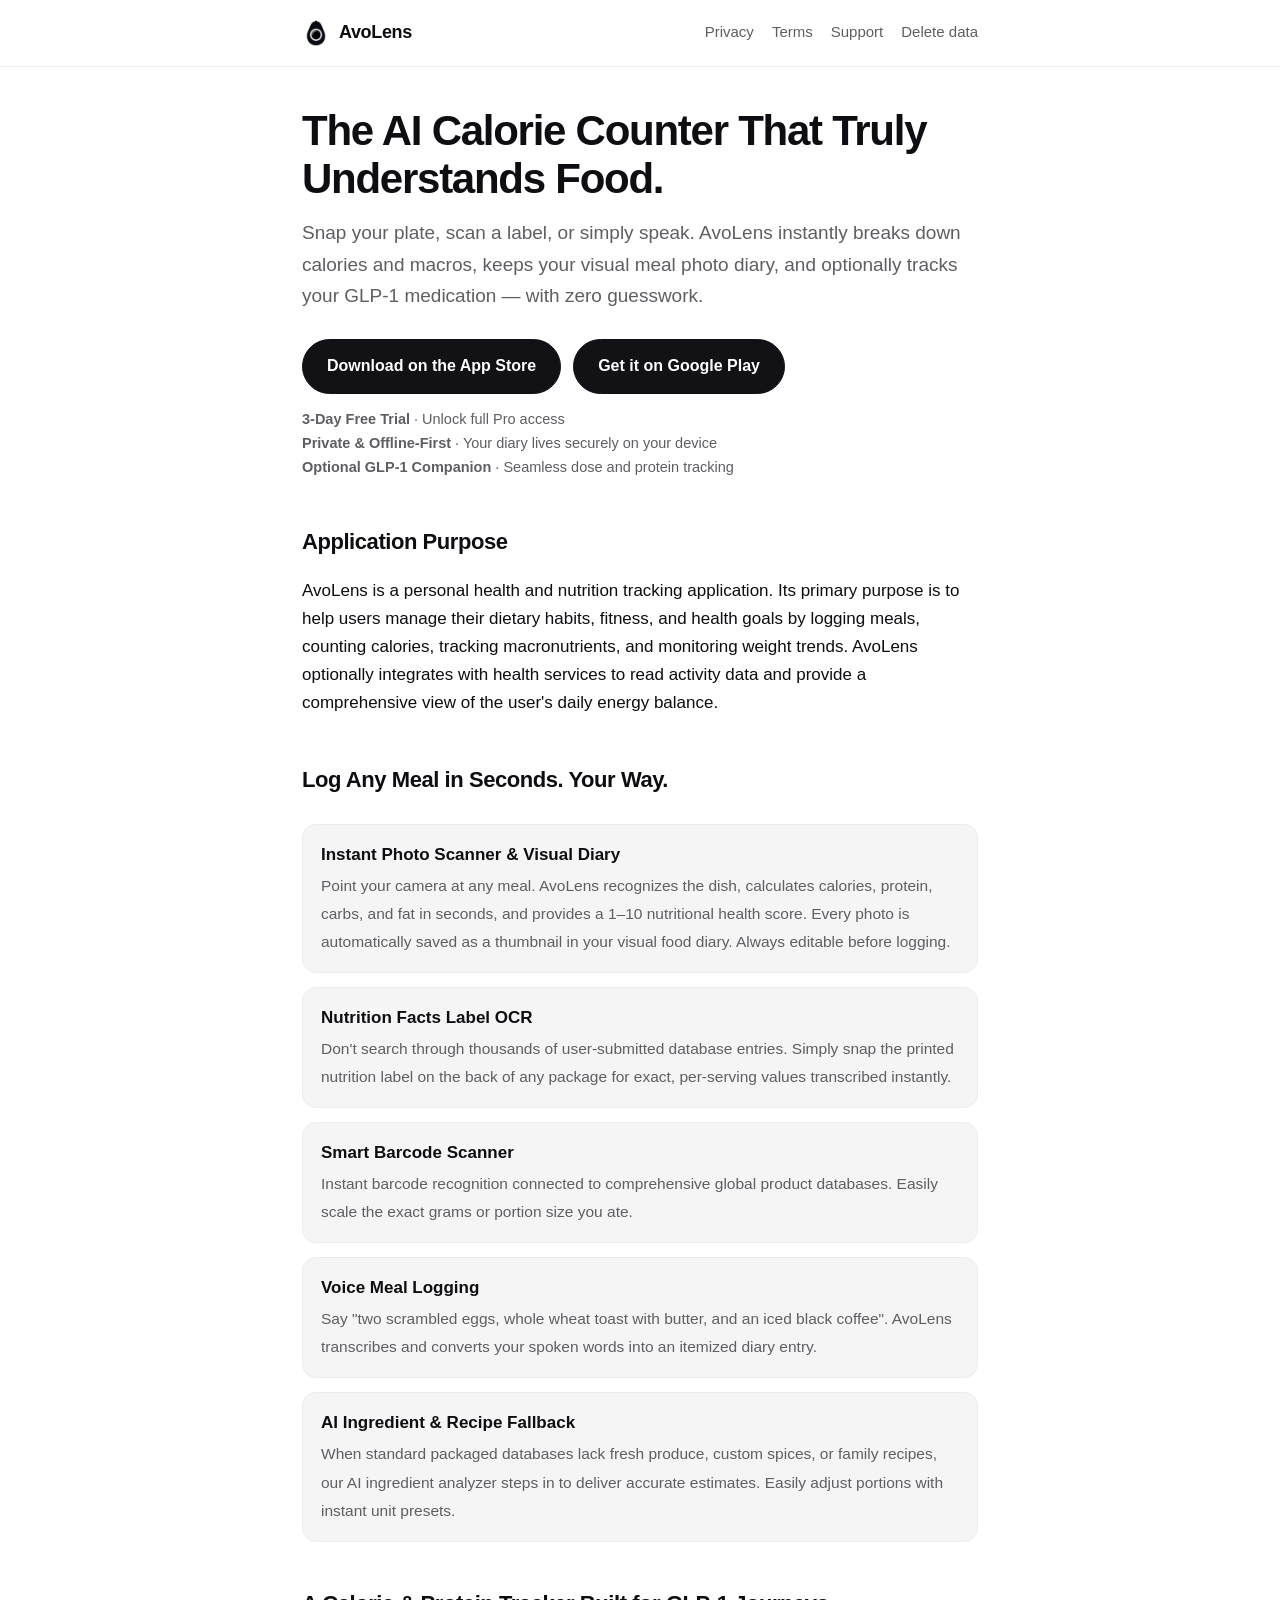
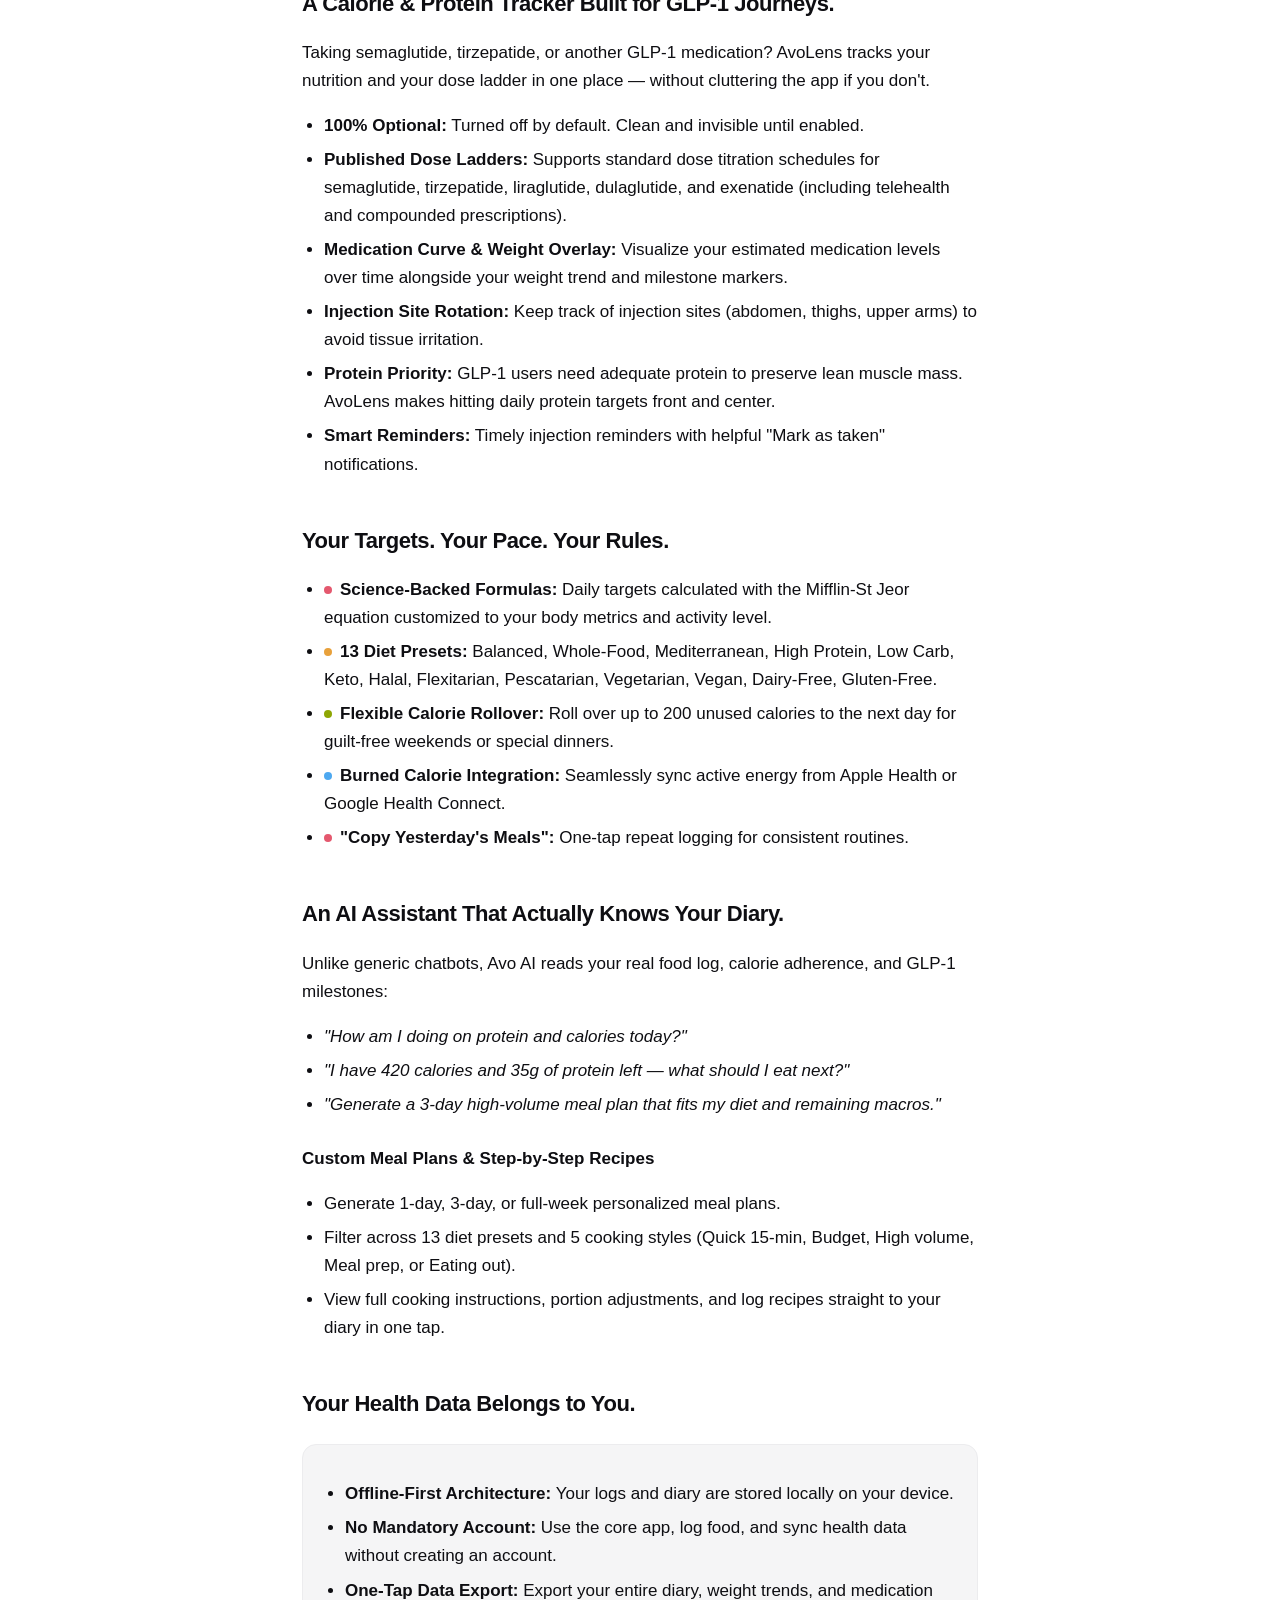
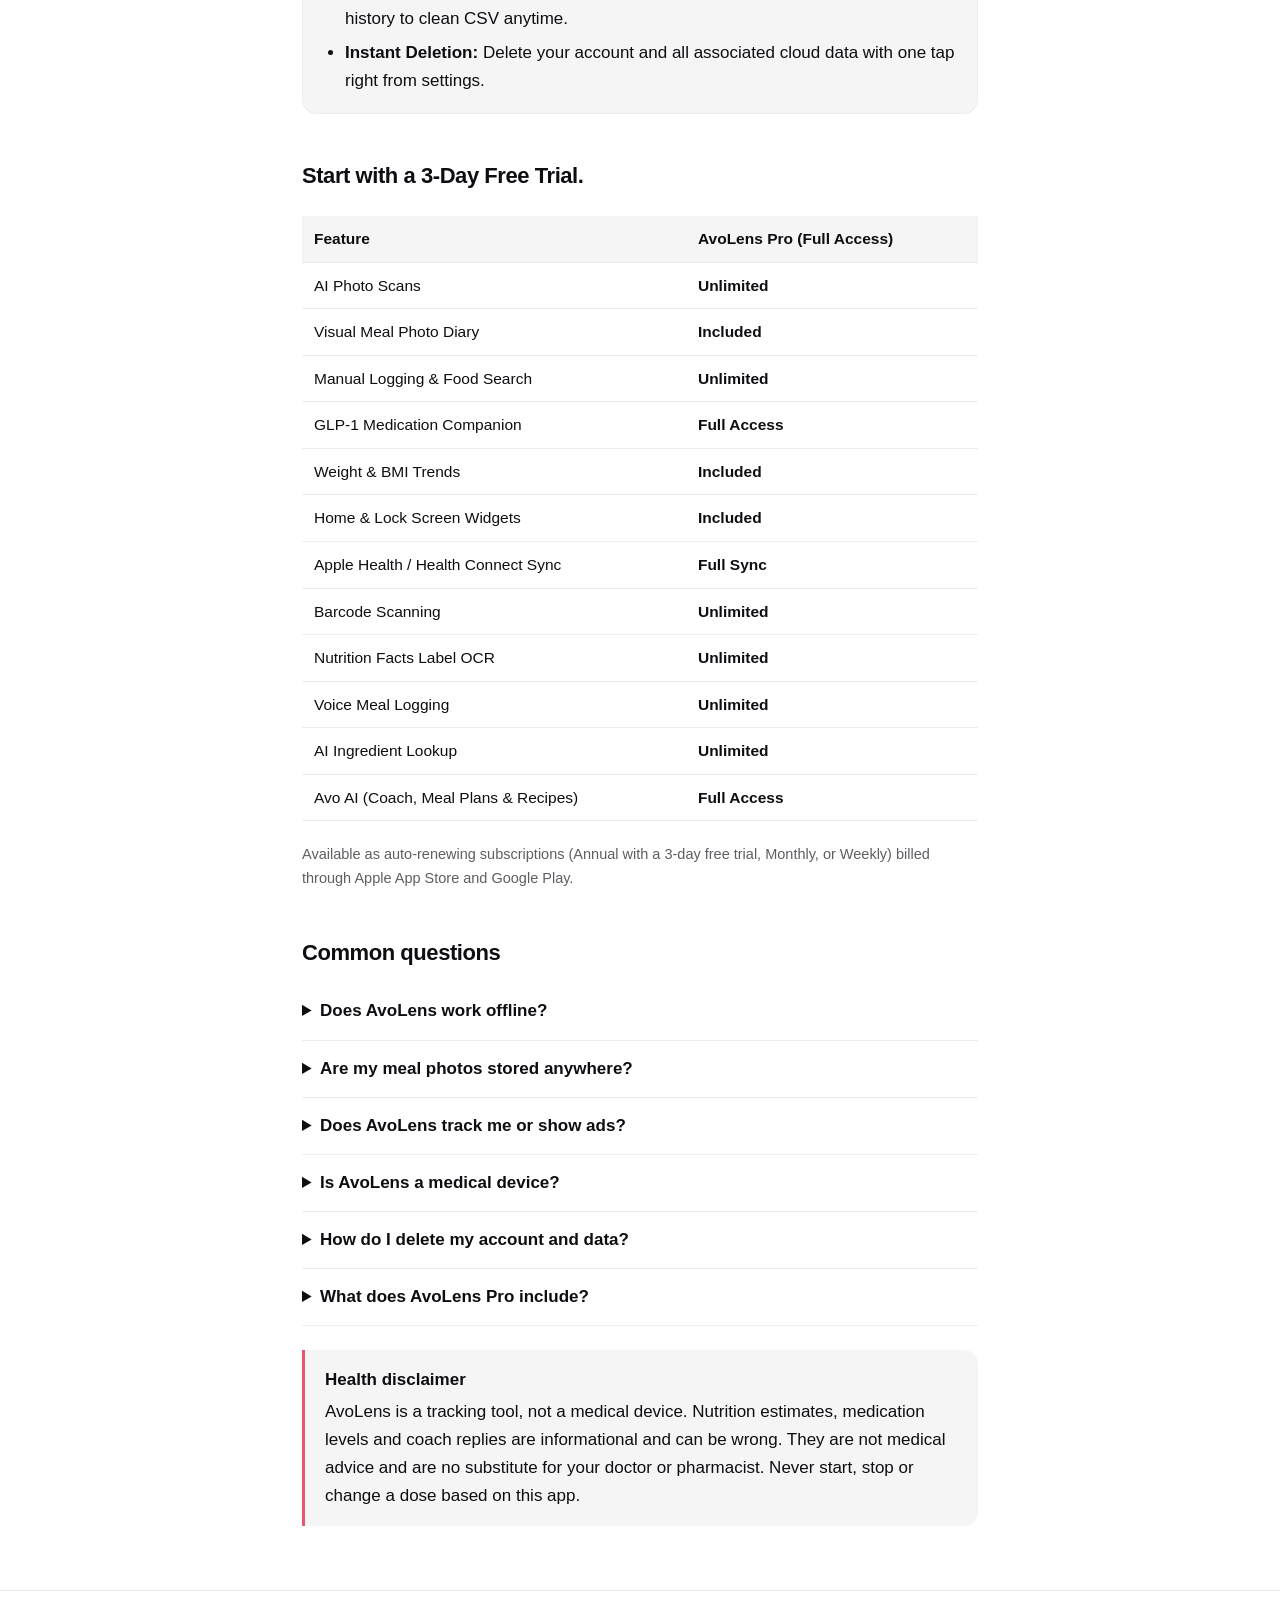
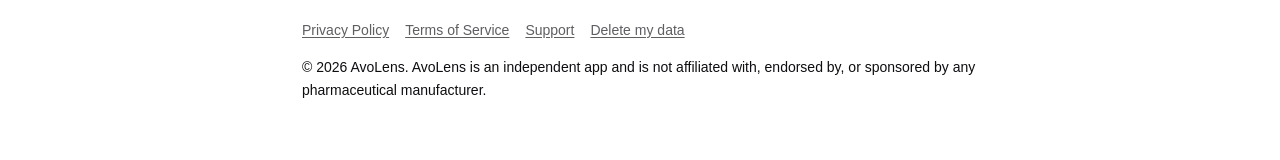
<file: index.html>
<!doctype html>
<html lang="en">
<head>
<meta charset="utf-8">
<meta name="google-site-verification" content="rCSnIGurBVN_LekS80JEoP689nJXw2h9uPYYj7l1Quk" />
<meta name="viewport" content="width=device-width, initial-scale=1">
<title>AvoLens — AI Calorie Counter, Macro Tracker & GLP-1 Log</title>
<meta name="description" content="AvoLens is an AI calorie counter that reads your plate. Snap a photo for instant calories, protein, carbs and fat — plus barcode, nutrition label and voice logging, weight trends, and optional GLP-1 tracking. Works offline.">
<link rel="canonical" href="https://avolens.voltgenix-llc.com/">
<link rel="icon" href="assets/favicon.png" type="image/png">
<link rel="apple-touch-icon" href="assets/icon-512.png">
<link rel="stylesheet" href="assets/style.css?v=2">

<meta property="og:type" content="website">
<meta property="og:site_name" content="AvoLens">
<meta property="og:title" content="AvoLens — AI Calorie Counter, Macro Tracker & GLP-1 Log">
<meta property="og:description" content="Snap your food for instant calories and macros. Track weight, protein and GLP-1. Works offline, no ads, no trackers.">
<meta property="og:url" content="https://avolens.voltgenix-llc.com/">
<meta property="og:image" content="https://avolens.voltgenix-llc.com/assets/og.png">
<meta property="og:image:width" content="1024">
<meta property="og:image:height" content="500">
<meta name="twitter:card" content="summary_large_image">
<meta name="twitter:title" content="AvoLens — AI Calorie Counter, Macro Tracker & GLP-1 Log">
<meta name="twitter:description" content="Snap your food for instant calories and macros. Track weight, protein and GLP-1. Works offline, no ads, no trackers.">
<meta name="twitter:image" content="https://avolens.voltgenix-llc.com/assets/og.png">

<script type="application/ld+json">
{
  "@context": "https://schema.org",
  "@type": "MobileApplication",
  "name": "AvoLens",
  "alternateName": "AvoLens: AI Calorie Counter",
  "applicationCategory": "HealthApplication",
  "applicationSubCategory": "Calorie Counter",
  "operatingSystem": "Android 8.0+, iOS 16+",
  "url": "https://avolens.voltgenix-llc.com/",
  "image": "https://avolens.voltgenix-llc.com/assets/icon-512.png",
  "description": "An AI calorie counter and macro tracker. Log meals by photo, barcode, nutrition label or voice; track weight, protein and water; optional GLP-1 medication logging. Runs fully offline with no ads and no tracking SDKs.",
  "featureList": [
    "AI photo calorie and macro estimation",
    "Barcode scanning with portion adjustment",
    "Nutrition label transcription",
    "Voice meal logging",
    "Weight trend with goal projection",
    "GLP-1 medication tracking (optional)",
    "Home screen widgets",
    "Health Connect and Apple Health sync",
    "CSV export",
    "Offline-first, account optional"
  ],
  "offers": {
    "@type": "Offer",
    "price": "9.99",
    "priceCurrency": "USD",
    "description": "AvoLens Pro is an auto-renewing subscription."
  },
  "isAccessibleForFree": false
}
</script>

<script type="application/ld+json">
{
  "@context": "https://schema.org",
  "@type": "FAQPage",
  "mainEntity": [
    {
      "@type": "Question",
      "name": "Does AvoLens work offline?",
      "acceptedAnswer": {
        "@type": "Answer",
        "text": "Yes. AvoLens runs fully offline with your data stored on your device. An account is optional and only adds cloud sync and the AI Coach. AI photo, label and voice logging need a connection because the analysis runs on a server."
      }
    },
    {
      "@type": "Question",
      "name": "Are my meal photos stored anywhere?",
      "acceptedAnswer": {
        "@type": "Answer",
        "text": "No. A meal photo is sent to the AI provider, analysed, and the result is returned. AvoLens does not save the photo to any server or database. Progress photos are different — those are yours to keep, and are stored in a private bucket only you can read when you are signed in."
      }
    },
    {
      "@type": "Question",
      "name": "Does AvoLens track me or show ads?",
      "acceptedAnswer": {
        "@type": "Answer",
        "text": "No. There is no analytics SDK, no advertising SDK and no attribution SDK anywhere in the app. Nothing about your usage is sold or shared with third parties for marketing."
      }
    },
    {
      "@type": "Question",
      "name": "Is AvoLens a medical device?",
      "acceptedAnswer": {
        "@type": "Answer",
        "text": "No. AvoLens is a tracking tool. Nutrition estimates, medication logs and AI coach replies are informational and can be wrong. They are not medical advice and are not a substitute for your doctor or pharmacist. Never start, stop or change a dose based on this app."
      }
    },
    {
      "@type": "Question",
      "name": "How do I delete my account and data?",
      "acceptedAnswer": {
        "@type": "Answer",
        "text": "In the app, open Settings, then Data & privacy, then Delete account. That removes your account and its data and wipes local state. You can also request deletion from the web without opening the app."
      }
    },
    {
      "@type": "Question",
      "name": "What does AvoLens Pro include?",
      "acceptedAnswer": {
        "@type": "Answer",
        "text": "AvoLens Pro unlocks unlimited AI photo scans, barcode scanning, nutrition label OCR, voice logging, smart AI ingredient lookup, GLP-1 companion, and full access to Avo AI (Coach, Meal Plans & Recipes). It is an auto-renewing subscription billed through your app store and can be cancelled there at any time."
      }
    }
  ]
}
</script>
</head>
<body>

<header class="site-header">
  <div class="wrap">
    <a class="brand" href="./"><img src="assets/logo.png" alt="" width="28" height="28">AvoLens</a>
    <nav class="site-nav">
      <a href="privacy/">Privacy</a>
      <a href="terms/">Terms</a>
      <a href="support/">Support</a>
      <a href="delete-account/">Delete data</a>
    </nav>
  </div>
</header>

<main class="wrap">

  <h1>The AI Calorie Counter That Truly Understands Food.</h1>
  <p class="lede">Snap your plate, scan a label, or simply speak. AvoLens instantly breaks down calories and macros, keeps your visual meal photo diary, and optionally tracks your GLP-1 medication — with zero guesswork.</p>

  <div class="btn-row">
    <a class="btn" href="#">Download on the App Store</a>
    <a class="btn" href="https://play.google.com/store/apps/details?id=app.avolens.mobile">Get it on Google Play</a>
  </div>
  <p class="small muted">
    <strong>3-Day Free Trial</strong> · Unlock full Pro access<br>
    <strong>Private &amp; Offline-First</strong> · Your diary lives securely on your device<br>
    <strong>Optional GLP-1 Companion</strong> · Seamless dose and protein tracking
  </p>

  <h2>Application Purpose</h2>
  <p>AvoLens is a personal health and nutrition tracking application. Its primary purpose is to help users manage their dietary habits, fitness, and health goals by logging meals, counting calories, tracking macronutrients, and monitoring weight trends. AvoLens optionally integrates with health services to read activity data and provide a comprehensive view of the user's daily energy balance.</p>

  <h2>Log Any Meal in Seconds. Your Way.</h2>
  <ul class="features">
    <li><b>Instant Photo Scanner &amp; Visual Diary</b><span>Point your camera at any meal. AvoLens recognizes the dish, calculates calories, protein, carbs, and fat in seconds, and provides a 1–10 nutritional health score. Every photo is automatically saved as a thumbnail in your visual food diary. Always editable before logging.</span></li>
    <li><b>Nutrition Facts Label OCR</b><span>Don't search through thousands of user-submitted database entries. Simply snap the printed nutrition label on the back of any package for exact, per-serving values transcribed instantly.</span></li>
    <li><b>Smart Barcode Scanner</b><span>Instant barcode recognition connected to comprehensive global product databases. Easily scale the exact grams or portion size you ate.</span></li>
    <li><b>Voice Meal Logging</b><span>Say "two scrambled eggs, whole wheat toast with butter, and an iced black coffee". AvoLens transcribes and converts your spoken words into an itemized diary entry.</span></li>
    <li><b>AI Ingredient &amp; Recipe Fallback</b><span>When standard packaged databases lack fresh produce, custom spices, or family recipes, our AI ingredient analyzer steps in to deliver accurate estimates. Easily adjust portions with instant unit presets.</span></li>
  </ul>

  <h2>A Calorie &amp; Protein Tracker Built for GLP-1 Journeys.</h2>
  <p>Taking semaglutide, tirzepatide, or another GLP-1 medication? AvoLens tracks your nutrition and your dose ladder in one place — without cluttering the app if you don't.</p>
  <ul>
    <li><strong>100% Optional:</strong> Turned off by default. Clean and invisible until enabled.</li>
    <li><strong>Published Dose Ladders:</strong> Supports standard dose titration schedules for semaglutide, tirzepatide, liraglutide, dulaglutide, and exenatide (including telehealth and compounded prescriptions).</li>
    <li><strong>Medication Curve &amp; Weight Overlay:</strong> Visualize your estimated medication levels over time alongside your weight trend and milestone markers.</li>
    <li><strong>Injection Site Rotation:</strong> Keep track of injection sites (abdomen, thighs, upper arms) to avoid tissue irritation.</li>
    <li><strong>Protein Priority:</strong> GLP-1 users need adequate protein to preserve lean muscle mass. AvoLens makes hitting daily protein targets front and center.</li>
    <li><strong>Smart Reminders:</strong> Timely injection reminders with helpful "Mark as taken" notifications.</li>
  </ul>

  <h2>Your Targets. Your Pace. Your Rules.</h2>
  <ul>
    <li><span class="dot p"></span><b>Science-Backed Formulas:</b> Daily targets calculated with the Mifflin-St Jeor equation customized to your body metrics and activity level.</li>
    <li><span class="dot c"></span><b>13 Diet Presets:</b> Balanced, Whole-Food, Mediterranean, High Protein, Low Carb, Keto, Halal, Flexitarian, Pescatarian, Vegetarian, Vegan, Dairy-Free, Gluten-Free.</li>
    <li><span class="dot f"></span><b>Flexible Calorie Rollover:</b> Roll over up to 200 unused calories to the next day for guilt-free weekends or special dinners.</li>
    <li><span class="dot w"></span><b>Burned Calorie Integration:</b> Seamlessly sync active energy from Apple Health or Google Health Connect.</li>
    <li><span class="dot p"></span><b>"Copy Yesterday's Meals":</b> One-tap repeat logging for consistent routines.</li>
  </ul>


  <h2>An AI Assistant That Actually Knows Your Diary.</h2>
  <p>Unlike generic chatbots, Avo AI reads your real food log, calorie adherence, and GLP-1 milestones:</p>
  <ul>
    <li><i>"How am I doing on protein and calories today?"</i></li>
    <li><i>"I have 420 calories and 35g of protein left — what should I eat next?"</i></li>
    <li><i>"Generate a 3-day high-volume meal plan that fits my diet and remaining macros."</i></li>
  </ul>
  <h3>Custom Meal Plans &amp; Step-by-Step Recipes</h3>
  <ul>
    <li>Generate 1-day, 3-day, or full-week personalized meal plans.</li>
    <li>Filter across 13 diet presets and 5 cooking styles (Quick 15-min, Budget, High volume, Meal prep, or Eating out).</li>
    <li>View full cooking instructions, portion adjustments, and log recipes straight to your diary in one tap.</li>
  </ul>

  <h2>Your Health Data Belongs to You.</h2>
  <div class="card">
    <ul>
      <li><strong>Offline-First Architecture:</strong> Your logs and diary are stored locally on your device.</li>
      <li><strong>No Mandatory Account:</strong> Use the core app, log food, and sync health data without creating an account.</li>
      <li><strong>One-Tap Data Export:</strong> Export your entire diary, weight trends, and medication history to clean CSV anytime.</li>
      <li><strong>Instant Deletion:</strong> Delete your account and all associated cloud data with one tap right from settings.</li>
    </ul>
  </div>

  <h2>Start with a 3-Day Free Trial.</h2>
  <div class="table-scroll">
    <table>
      <thead>
        <tr>
          <th>Feature</th>
          <th>AvoLens Pro (Full Access)</th>
        </tr>
      </thead>
      <tbody>
        <tr><td>AI Photo Scans</td><td><strong>Unlimited</strong></td></tr>
        <tr><td>Visual Meal Photo Diary</td><td><strong>Included</strong></td></tr>
        <tr><td>Manual Logging &amp; Food Search</td><td><strong>Unlimited</strong></td></tr>
        <tr><td>GLP-1 Medication Companion</td><td><strong>Full Access</strong></td></tr>
        <tr><td>Weight &amp; BMI Trends</td><td><strong>Included</strong></td></tr>
        <tr><td>Home &amp; Lock Screen Widgets</td><td><strong>Included</strong></td></tr>
        <tr><td>Apple Health / Health Connect Sync</td><td><strong>Full Sync</strong></td></tr>
        <tr><td>Barcode Scanning</td><td><strong>Unlimited</strong></td></tr>
        <tr><td>Nutrition Facts Label OCR</td><td><strong>Unlimited</strong></td></tr>
        <tr><td>Voice Meal Logging</td><td><strong>Unlimited</strong></td></tr>
        <tr><td>AI Ingredient Lookup</td><td><strong>Unlimited</strong></td></tr>
        <tr><td>Avo AI (Coach, Meal Plans &amp; Recipes)</td><td><strong>Full Access</strong></td></tr>
      </tbody>
    </table>
  </div>
  <p class="small muted">Available as auto-renewing subscriptions (Annual with a 3-day free trial, Monthly, or Weekly) billed through Apple App Store and Google Play.</p>

  <h2 id="faq">Common questions</h2>

  <details>
    <summary>Does AvoLens work offline?</summary>
    <p>Yes. AvoLens runs fully offline with your data stored on your device. An account is
    optional and only adds cloud sync and the AI Coach. AI photo, label and voice logging
    need a connection, because the analysis runs on a server.</p>
  </details>

  <details>
    <summary>Are my meal photos stored anywhere?</summary>
    <p>No. A meal photo is sent to the AI provider, analysed, and the result comes back.
    AvoLens does not save that photo to any server or database. Progress photos are
    different — those are yours to keep, and are stored in a private bucket only you can
    read while you are signed in. Full detail in the <a href="privacy/">Privacy Policy</a>.</p>
  </details>

  <details>
    <summary>Does AvoLens track me or show ads?</summary>
    <p>No. There is no analytics SDK, no advertising SDK and no attribution SDK anywhere in
    the app. Nothing about your usage is sold or shared with third parties for marketing.</p>
  </details>

  <details>
    <summary>Is AvoLens a medical device?</summary>
    <p>No. AvoLens is a tracking tool. Nutrition estimates, medication levels and coach
    replies are informational and can be wrong. They are not medical advice and are no
    substitute for your doctor or pharmacist. Never start, stop or change a dose based on
    this app.</p>
  </details>

  <details>
    <summary>How do I delete my account and data?</summary>
    <p>In the app: <strong>Settings → Data &amp; privacy → Delete account</strong>. That
    removes your account and its data, and wipes local state. You can also
    <a href="delete-account/">request deletion from the web</a> without opening the app.</p>
  </details>

  <details>
    <summary>What does AvoLens Pro include?</summary>
    <p>AvoLens Pro unlocks unlimited AI photo scans, barcode scanning, nutrition label OCR, voice logging, smart AI ingredient lookup, GLP-1 companion, and full access to Avo AI (Coach, Meal Plans & Recipes). It is an auto-renewing 
    subscription offered monthly or annually and billed through your app store. Cancel any 
    time in your store subscription settings.</p>
  </details>

  <div class="callout">
    <strong>Health disclaimer</strong>
    AvoLens is a tracking tool, not a medical device. Nutrition estimates, medication levels
    and coach replies are informational and can be wrong. They are not medical advice and
    are no substitute for your doctor or pharmacist. Never start, stop or change a dose
    based on this app.
  </div>

</main>

<footer class="site-footer">
  <div class="wrap">
    <nav>
      <a href="privacy/">Privacy Policy</a>
      <a href="terms/">Terms of Service</a>
      <a href="support/">Support</a>
      <a href="delete-account/">Delete my data</a>
    </nav>
    <p>© 2026 AvoLens. AvoLens is an independent app and is not affiliated with, endorsed by,
    or sponsored by any pharmaceutical manufacturer.</p>
  </div>
</footer>

</body>
</html>

<!-- redeploy trigger -->
</file>
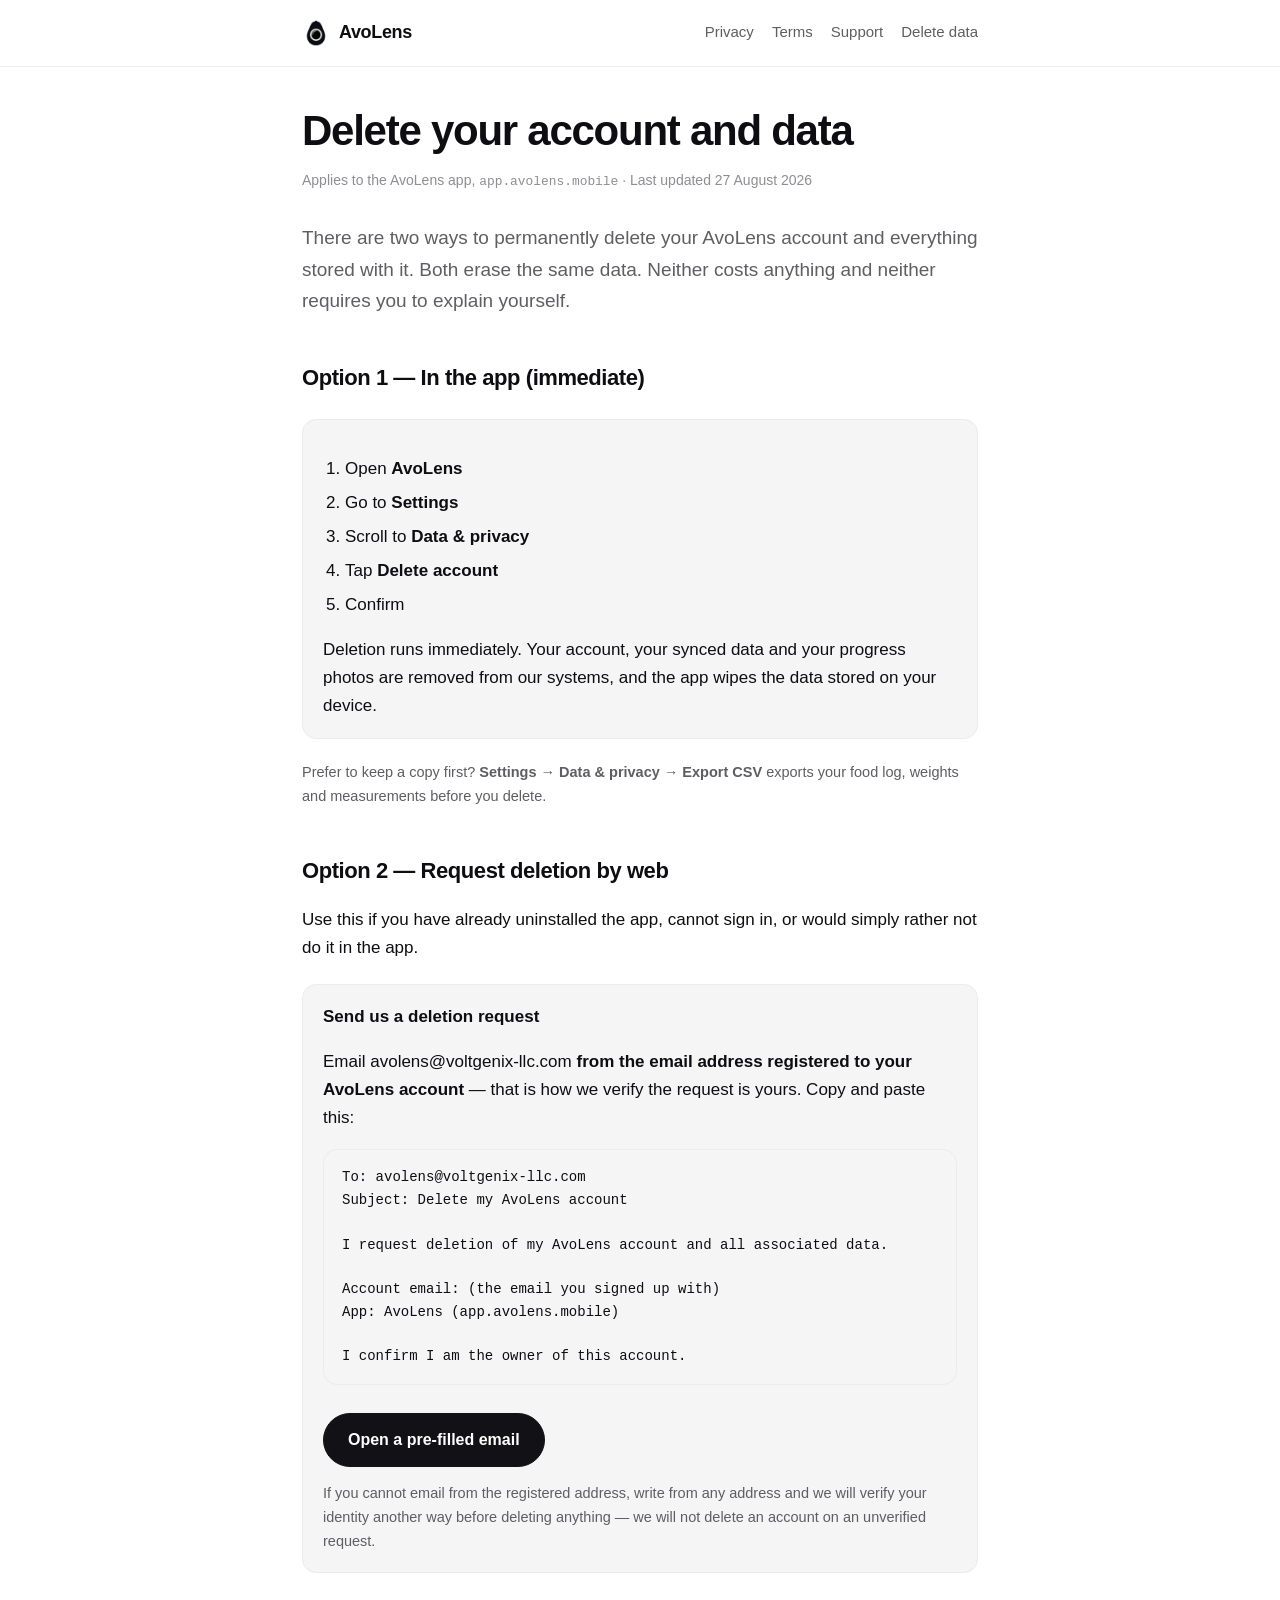
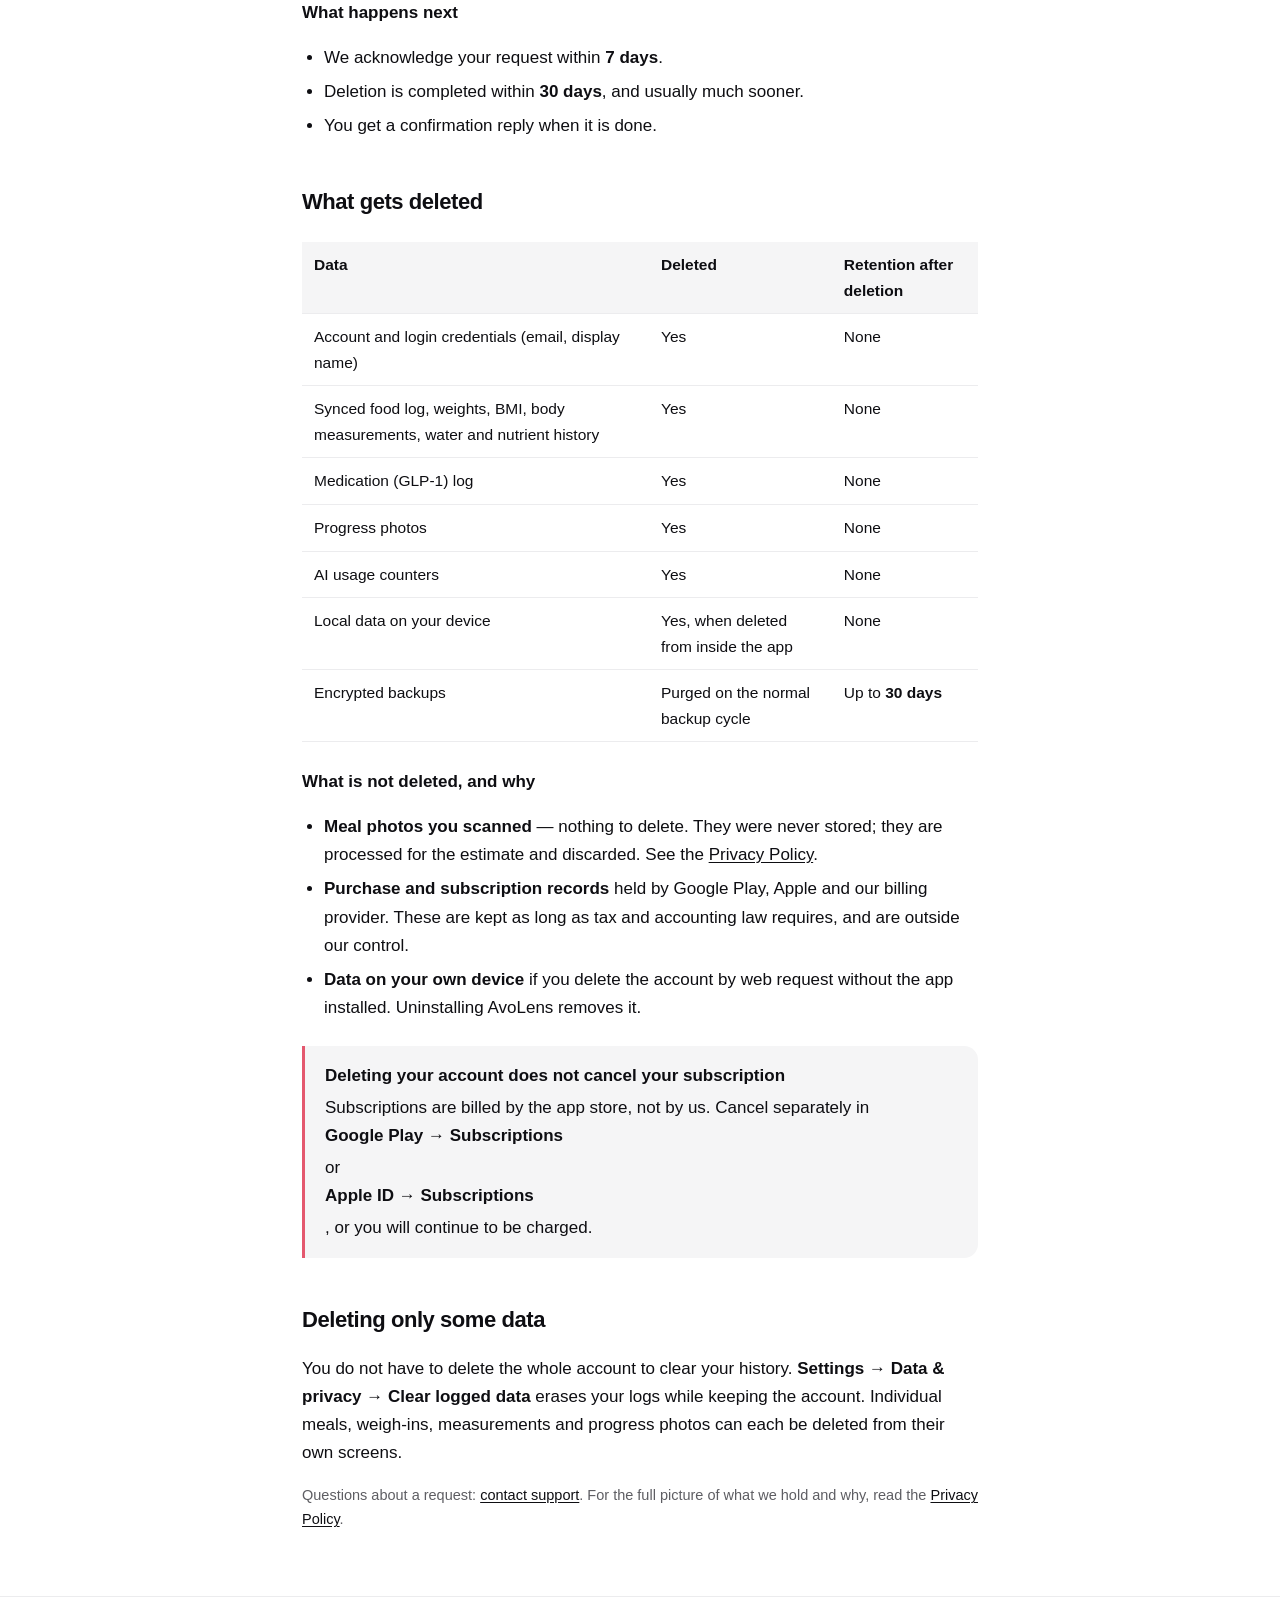
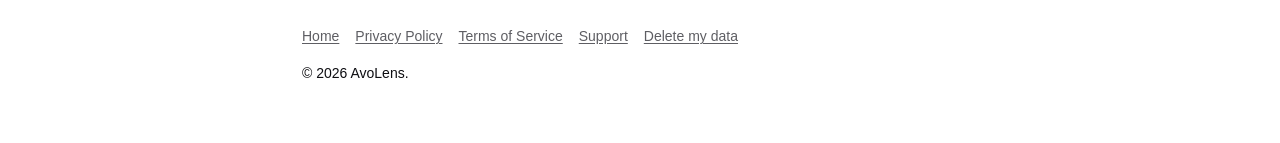
<file: delete-account/index.html>
<!doctype html>
<html lang="en">
<head>
<meta charset="utf-8">
<meta name="viewport" content="width=device-width, initial-scale=1">
<title>Delete Your Account and Data — AvoLens</title>
<meta name="description" content="How to delete your AvoLens account and all associated data — in the app in one tap, or by web request if you no longer have the app installed. Includes exactly what is erased and what is retained.">
<link rel="canonical" href="https://avolens.voltgenix-llc.com/delete-account/">
<link rel="icon" href="../assets/favicon.png" type="image/png">
<link rel="stylesheet" href="../assets/style.css?v=2">

<meta property="og:type" content="article">
<meta property="og:site_name" content="AvoLens">
<meta property="og:title" content="Delete Your Account and Data — AvoLens">
<meta property="og:description" content="Delete your AvoLens account and all associated data — in the app, or by web request.">
<meta property="og:url" content="https://avolens.voltgenix-llc.com/delete-account/">
<meta property="og:image" content="https://avolens.voltgenix-llc.com/assets/og.png">
<meta name="twitter:card" content="summary_large_image">

<script type="application/ld+json">
{
  "@context": "https://schema.org",
  "@type": "HowTo",
  "name": "Delete your AvoLens account and data",
  "description": "Two ways to permanently delete your AvoLens account and all associated data.",
  "totalTime": "PT2M",
  "step": [
    {
      "@type": "HowToStep",
      "name": "Delete in the app",
      "text": "Open AvoLens, go to Settings, tap Data & privacy, then tap Delete account and confirm. Your account, synced data and progress photos are removed and local data on the device is wiped."
    },
    {
      "@type": "HowToStep",
      "name": "Or request deletion from the web",
      "text": "Send an email from the address registered to your AvoLens account with the subject 'Delete my AvoLens account'. Deletion is completed within 30 days and confirmed by reply."
    }
  ]
}
</script>
</head>
<body>

<header class="site-header">
  <div class="wrap">
    <a class="brand" href="../"><img src="../assets/logo.png" alt="" width="28" height="28">AvoLens</a>
    <nav class="site-nav">
      <a href="../privacy/">Privacy</a>
      <a href="../terms/">Terms</a>
      <a href="../support/">Support</a>
      <a href="../delete-account/">Delete data</a>
    </nav>
  </div>
</header>

<main class="wrap">

<h1>Delete your account and data</h1>
<p class="meta">Applies to the AvoLens app, <code>app.avolens.mobile</code> · Last updated 27 August 2026</p>

<p class="lede">There are two ways to permanently delete your AvoLens account and everything
stored with it. Both erase the same data. Neither costs anything and neither requires you to
explain yourself.</p>

<h2 id="in-app">Option 1 — In the app (immediate)</h2>
<div class="card">
  <ol>
    <li>Open <strong>AvoLens</strong></li>
    <li>Go to <strong>Settings</strong></li>
    <li>Scroll to <strong>Data &amp; privacy</strong></li>
    <li>Tap <strong>Delete account</strong></li>
    <li>Confirm</li>
  </ol>
  <p>Deletion runs immediately. Your account, your synced data and your progress photos are
  removed from our systems, and the app wipes the data stored on your device.</p>
</div>
<p class="small muted">Prefer to keep a copy first? <strong>Settings → Data &amp; privacy →
Export CSV</strong> exports your food log, weights and measurements before you delete.</p>

<h2 id="web">Option 2 — Request deletion by web</h2>
<p>Use this if you have already uninstalled the app, cannot sign in, or would simply rather
not do it in the app.</p>

<div class="card">
  <h3>Send us a deletion request</h3>
  <p>Email avolens@voltgenix-llc.com <strong>from the email address
  registered to your AvoLens account</strong> — that is how we verify the request is yours.
  Copy and paste this:</p>
<pre>To: avolens@voltgenix-llc.com
Subject: Delete my AvoLens account

I request deletion of my AvoLens account and all associated data.

Account email: (the email you signed up with)
App: AvoLens (app.avolens.mobile)

I confirm I am the owner of this account.</pre>
  <p class="btn-row"><a class="btn" href="mailto:avolens@voltgenix-llc.com?subject=Delete%20my%20AvoLens%20account&amp;body=I%20request%20deletion%20of%20my%20AvoLens%20account%20and%20all%20associated%20data.%0A%0AAccount%20email%3A%20%0AApp%3A%20AvoLens%20(app.avolens.mobile)%0A%0AI%20confirm%20I%20am%20the%20owner%20of%20this%20account.">Open a pre-filled email</a></p>
  <p class="small muted">If you cannot email from the registered address, write from any
  address and we will verify your identity another way before deleting anything — we will
  not delete an account on an unverified request.</p>
</div>

<h3>What happens next</h3>
<ul>
  <li>We acknowledge your request within <strong>7 days</strong>.</li>
  <li>Deletion is completed within <strong>30 days</strong>, and usually much sooner.</li>
  <li>You get a confirmation reply when it is done.</li>
</ul>

<h2 id="what">What gets deleted</h2>
<div class="table-scroll">
<table>
  <thead><tr><th>Data</th><th>Deleted</th><th>Retention after deletion</th></tr></thead>
  <tbody>
    <tr><td>Account and login credentials (email, display name)</td><td>Yes</td><td>None</td></tr>
    <tr><td>Synced food log, weights, BMI, body measurements, water and nutrient history</td><td>Yes</td><td>None</td></tr>
    <tr><td>Medication (GLP-1) log</td><td>Yes</td><td>None</td></tr>
    <tr><td>Progress photos</td><td>Yes</td><td>None</td></tr>
    <tr><td>AI usage counters</td><td>Yes</td><td>None</td></tr>
    <tr><td>Local data on your device</td><td>Yes, when deleted from inside the app</td><td>None</td></tr>
    <tr><td>Encrypted backups</td><td>Purged on the normal backup cycle</td><td>Up to <strong>30 days</strong></td></tr>
  </tbody>
</table>
</div>

<h3>What is not deleted, and why</h3>
<ul>
  <li><strong>Meal photos you scanned</strong> — nothing to delete. They were never stored;
  they are processed for the estimate and discarded. See the
  <a href="../privacy/#ai">Privacy Policy</a>.</li>
  <li><strong>Purchase and subscription records</strong> held by Google Play, Apple and our
  billing provider. These are kept as long as tax and accounting law requires, and are
  outside our control.</li>
  <li><strong>Data on your own device</strong> if you delete the account by web request
  without the app installed. Uninstalling AvoLens removes it.</li>
</ul>

<div class="callout">
  <strong>Deleting your account does not cancel your subscription</strong>
  Subscriptions are billed by the app store, not by us. Cancel separately in
  <strong>Google Play → Subscriptions</strong> or <strong>Apple ID → Subscriptions</strong>,
  or you will continue to be charged.
</div>

<h2 id="partial">Deleting only some data</h2>
<p>You do not have to delete the whole account to clear your history.
<strong>Settings → Data &amp; privacy → Clear logged data</strong> erases your logs while
keeping the account. Individual meals, weigh-ins, measurements and progress photos can each
be deleted from their own screens.</p>

<p class="small muted">Questions about a request: <a href="../support/">contact support</a>.
For the full picture of what we hold and why, read the
<a href="../privacy/">Privacy Policy</a>.</p>

</main>

<footer class="site-footer">
  <div class="wrap">
    <nav>
      <a href="../">Home</a>
      <a href="../privacy/">Privacy Policy</a>
      <a href="../terms/">Terms of Service</a>
      <a href="../support/">Support</a>
      <a href="../delete-account/">Delete my data</a>
    </nav>
    <p>© 2026 AvoLens.</p>
  </div>
</footer>

</body>
</html>
</file>
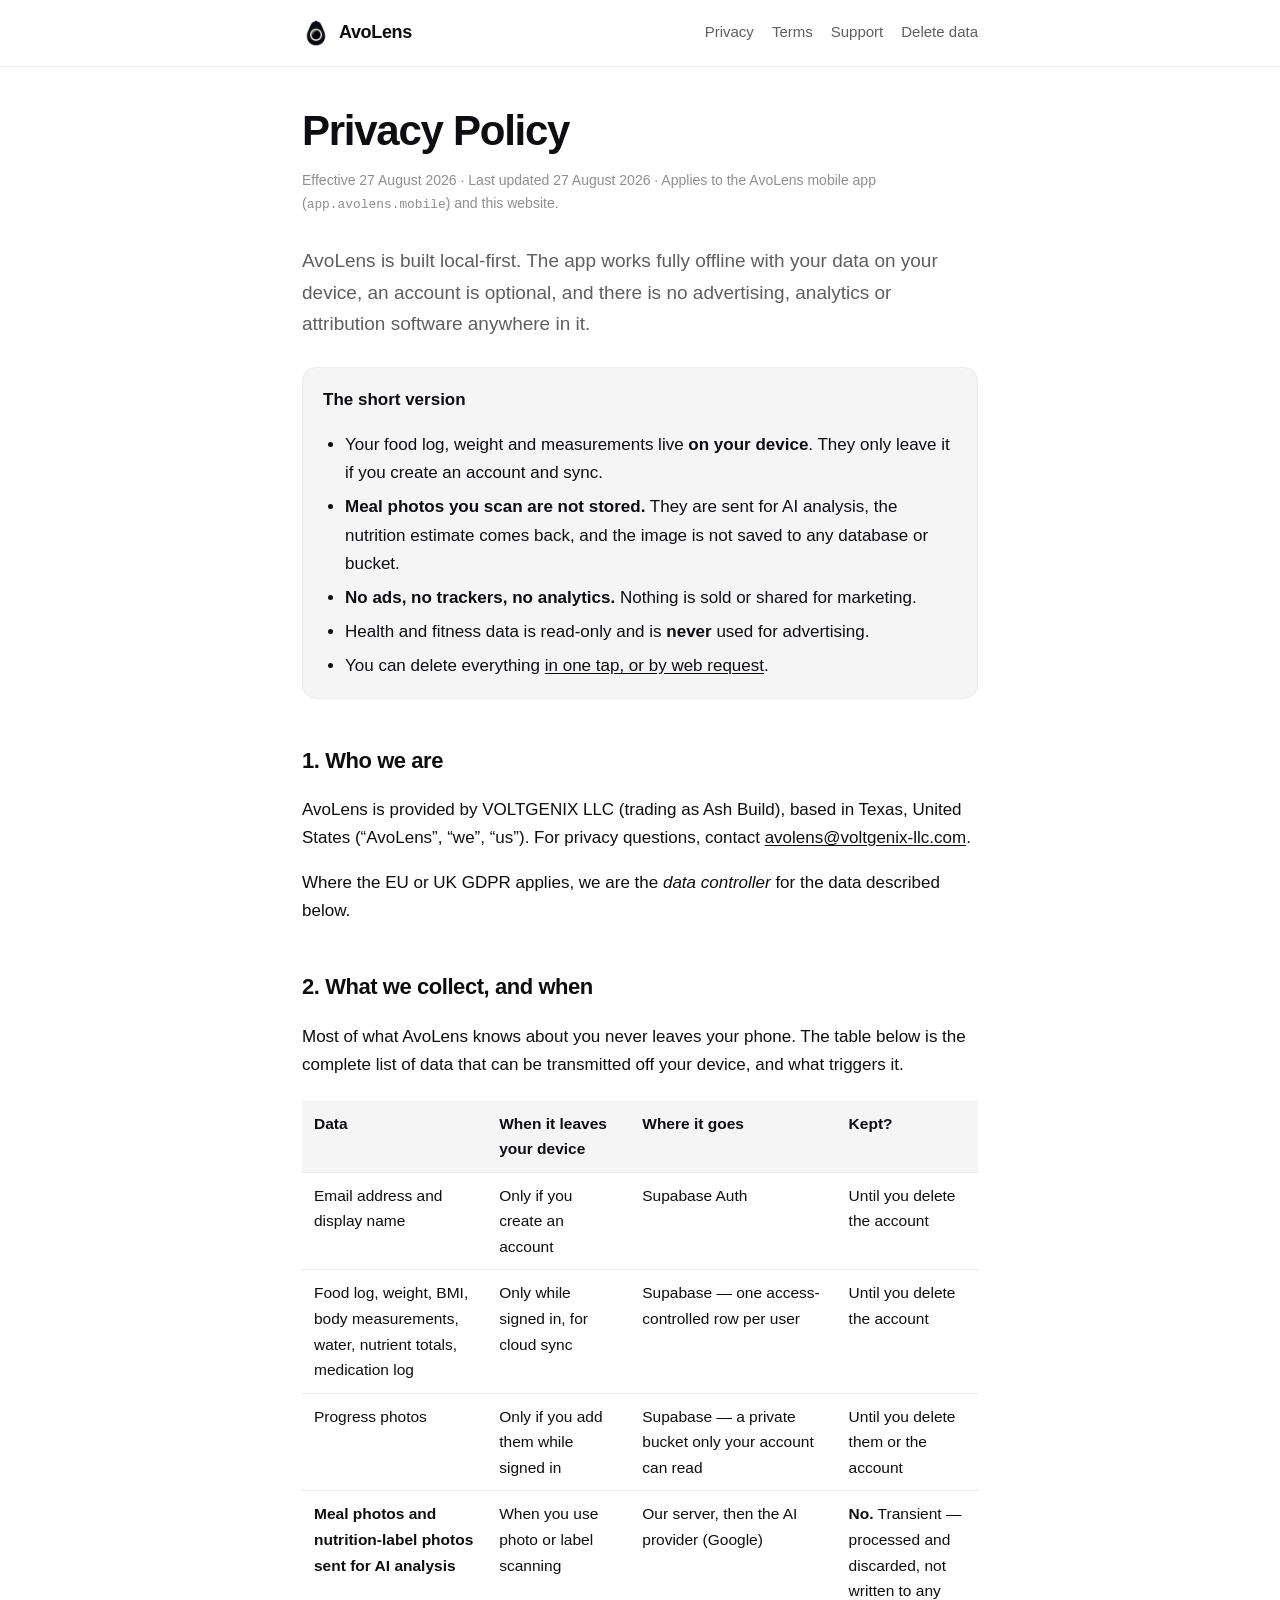
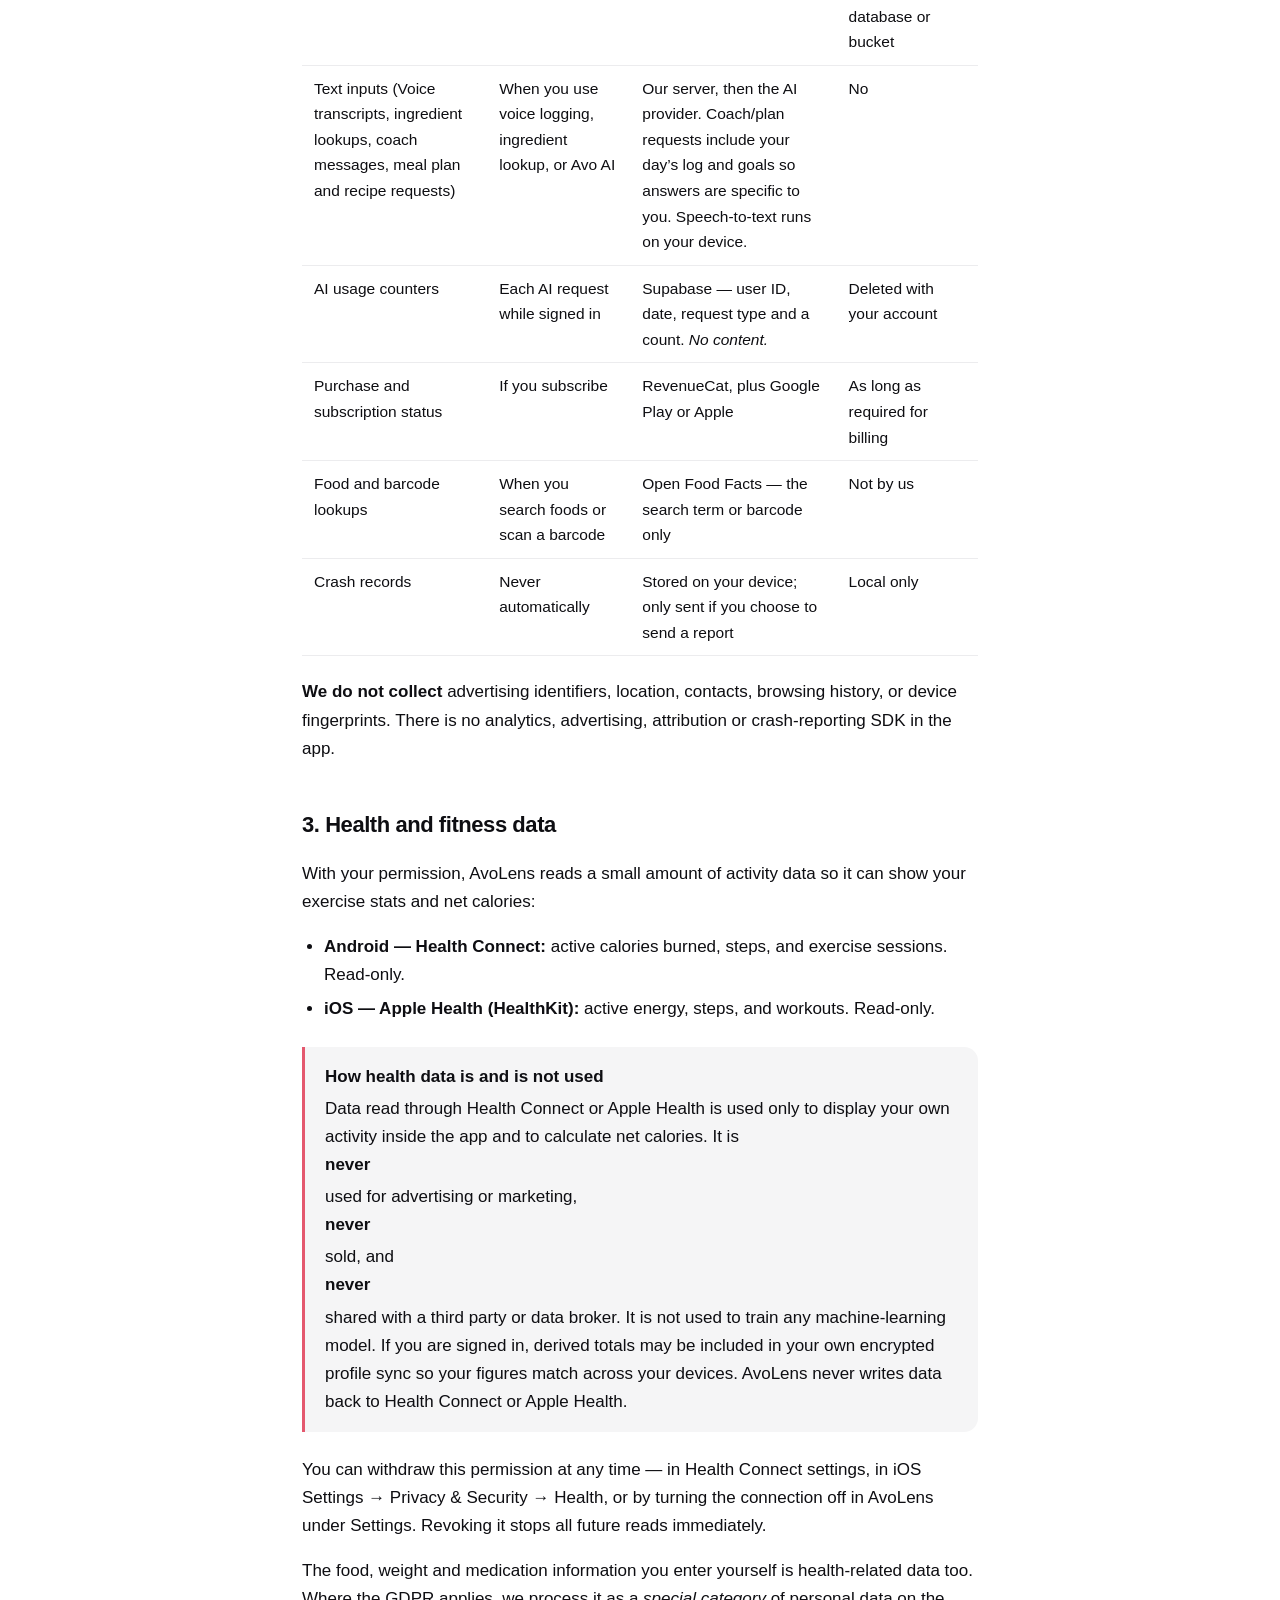
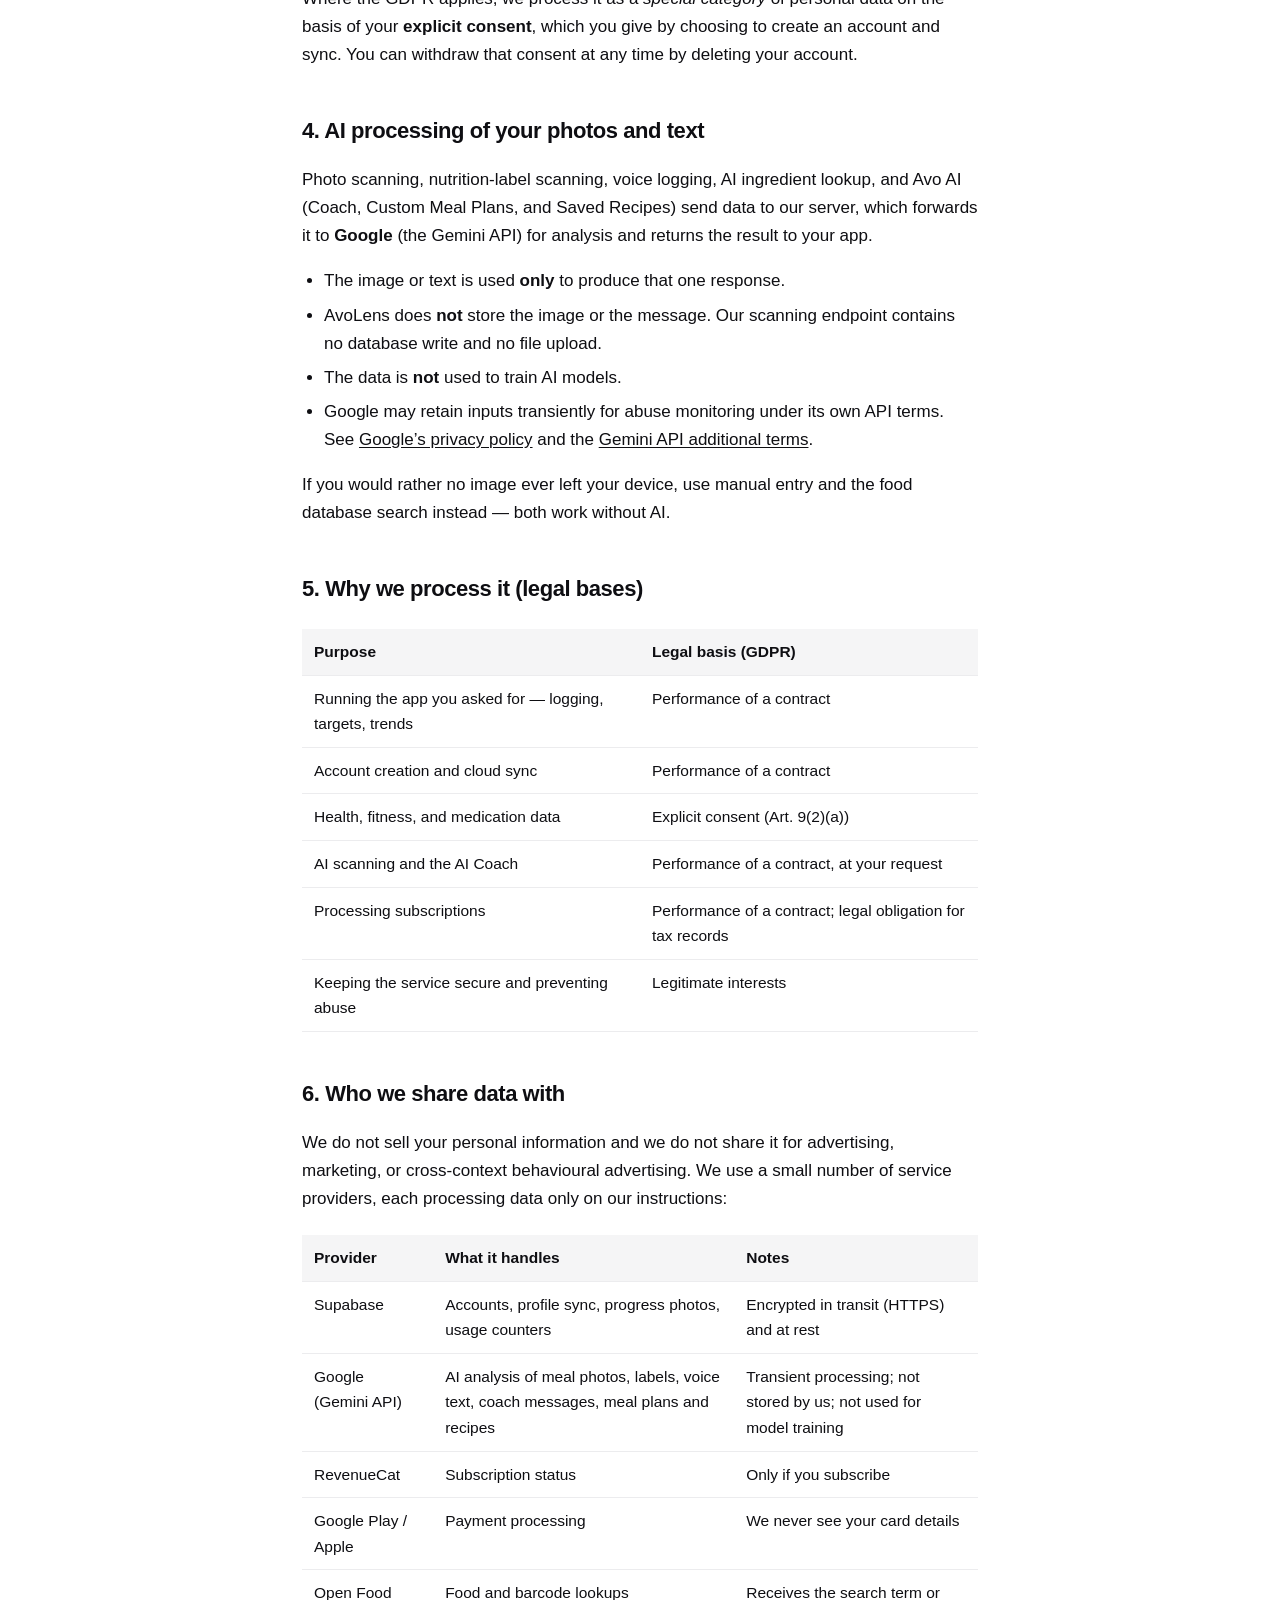
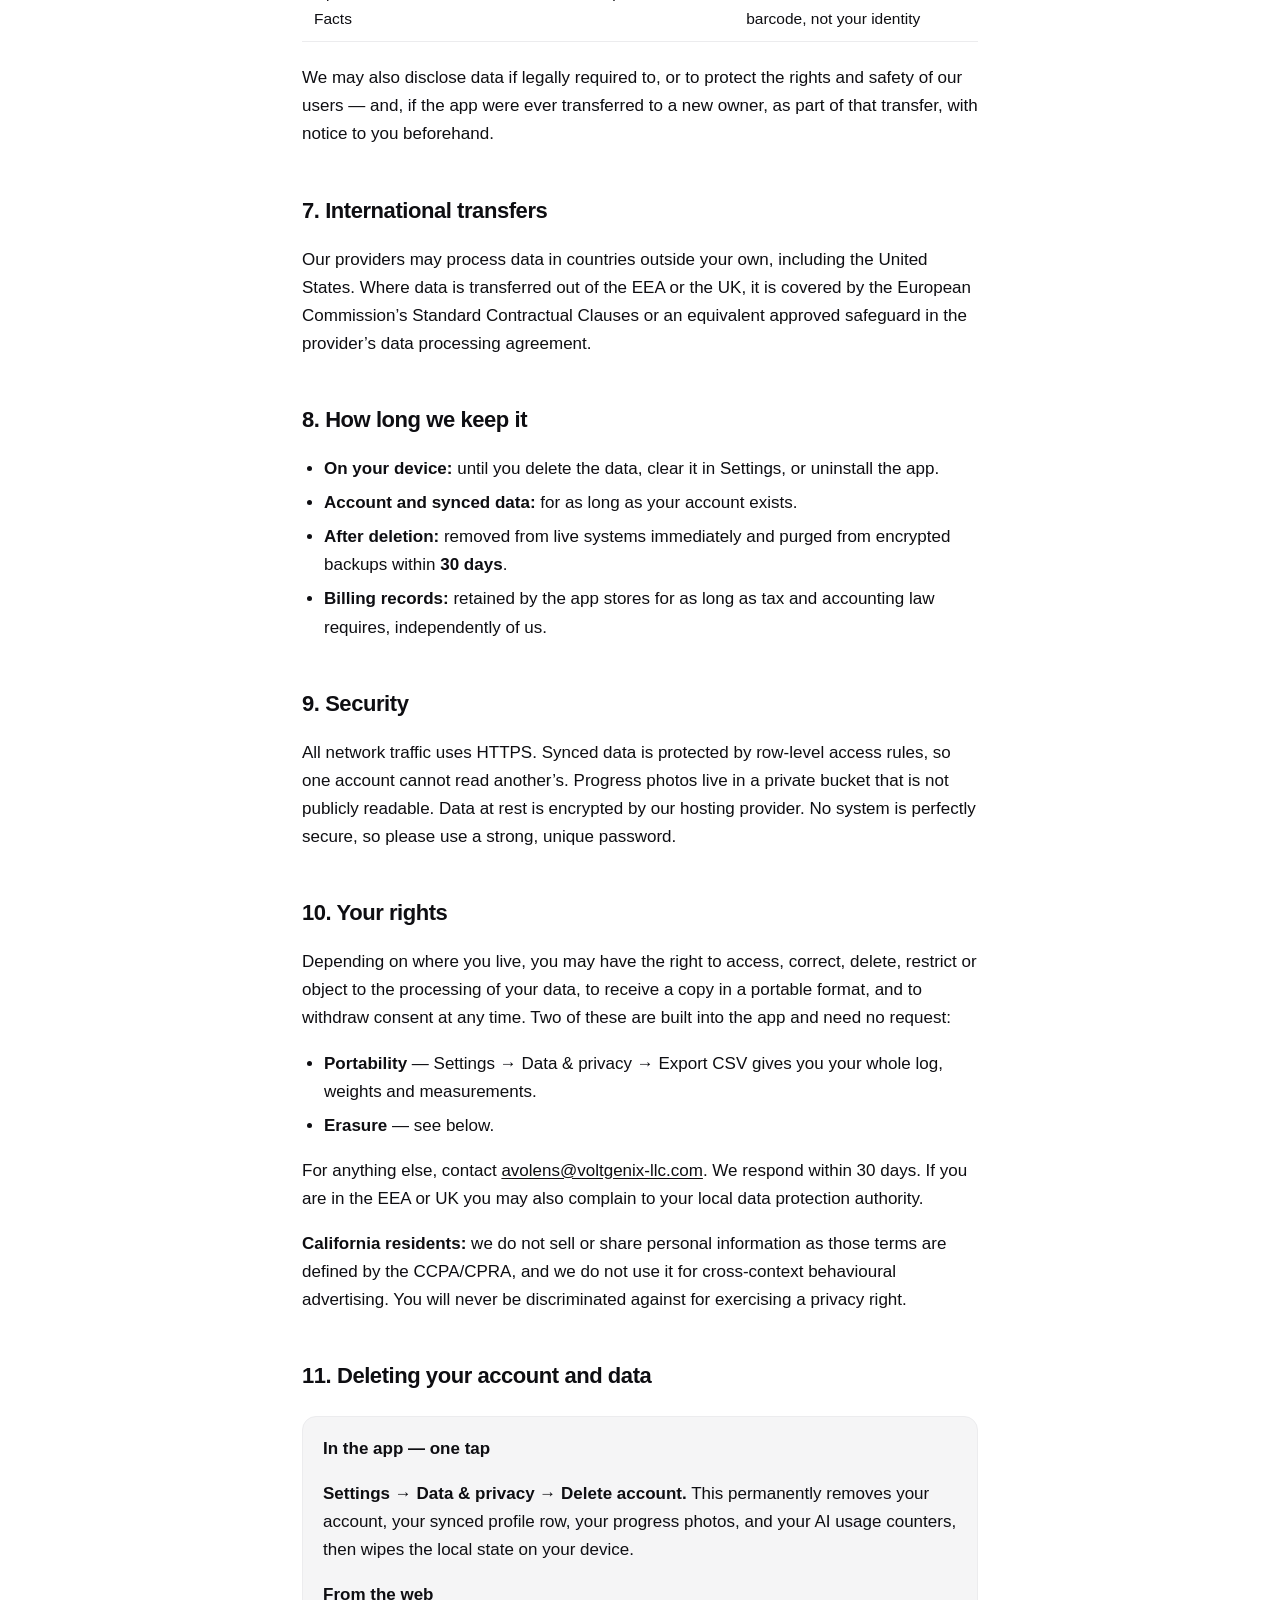
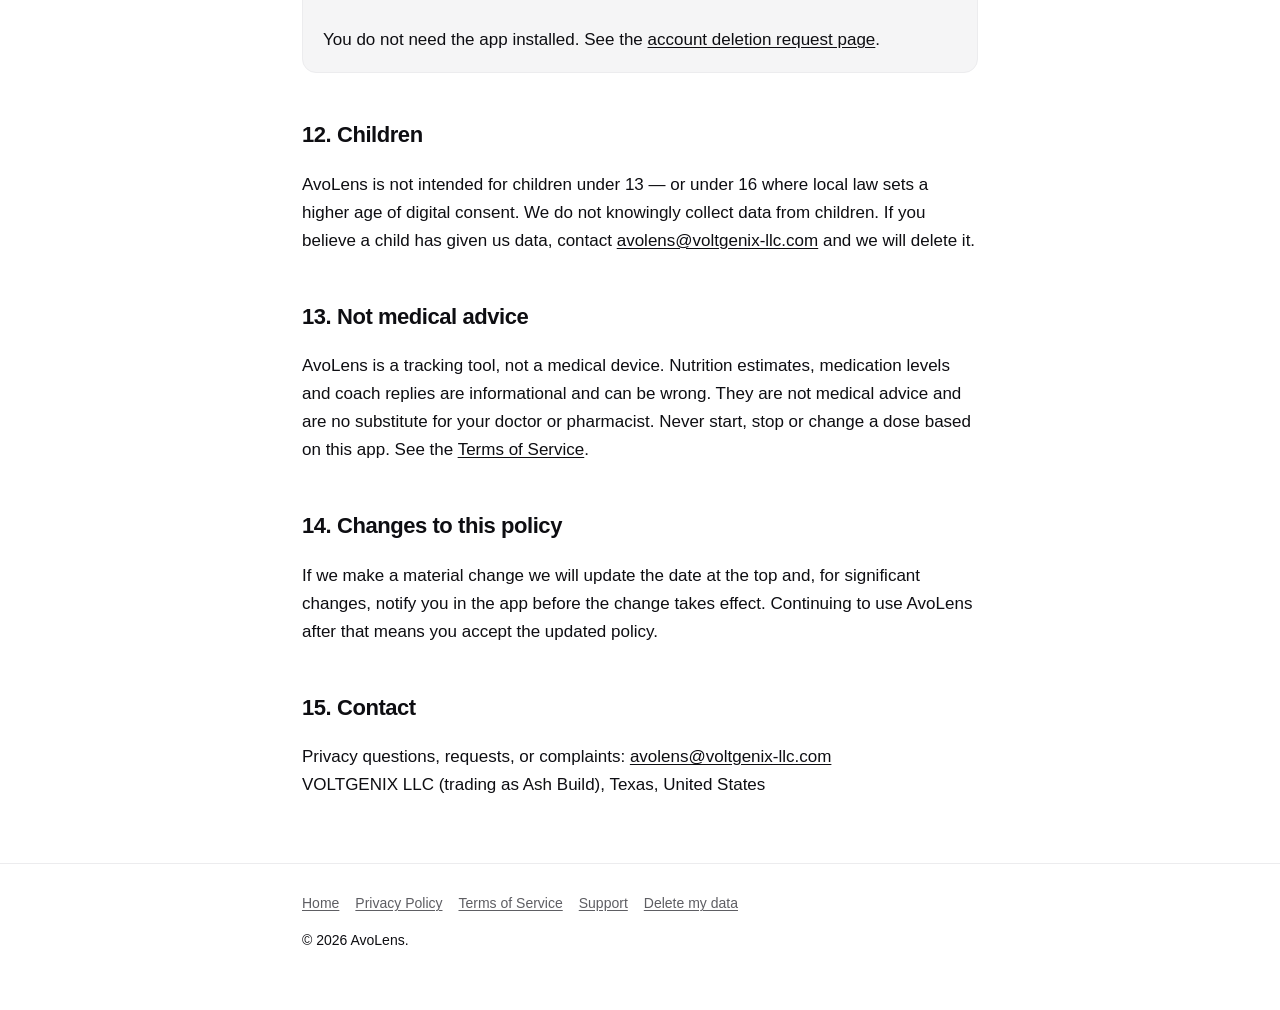
<file: privacy/index.html>
<!doctype html>
<html lang="en">
<head>
<meta charset="utf-8">
<meta name="viewport" content="width=device-width, initial-scale=1">
<title>Privacy Policy — AvoLens</title>
<meta name="description" content="How the AvoLens calorie tracking app handles your data: local-first storage, optional account sync, transient AI meal-photo processing, Health Connect and Apple Health, and how to delete everything.">
<link rel="canonical" href="https://avolens.voltgenix-llc.com/privacy/">
<link rel="icon" href="../assets/favicon.png" type="image/png">
<link rel="stylesheet" href="../assets/style.css?v=2">

<meta property="og:type" content="article">
<meta property="og:site_name" content="AvoLens">
<meta property="og:title" content="Privacy Policy — AvoLens">
<meta property="og:description" content="How the AvoLens calorie tracking app handles your data, and how to delete all of it.">
<meta property="og:url" content="https://avolens.voltgenix-llc.com/privacy/">
<meta property="og:image" content="https://avolens.voltgenix-llc.com/assets/og.png">
<meta name="twitter:card" content="summary_large_image">

<script type="application/ld+json">
{
  "@context": "https://schema.org",
  "@type": "WebPage",
  "name": "Privacy Policy — AvoLens",
  "url": "https://avolens.voltgenix-llc.com/privacy/",
  "description": "How the AvoLens calorie tracking app handles your data.",
  "inLanguage": "en",
  "datePublished": "2026-08-27",
  "dateModified": "2026-08-27",
  "isPartOf": {
    "@type": "WebSite",
    "name": "AvoLens",
    "url": "https://avolens.voltgenix-llc.com/"
  }
}
</script>
</head>
<body>

<header class="site-header">
  <div class="wrap">
    <a class="brand" href="../"><img src="../assets/logo.png" alt="" width="28" height="28">AvoLens</a>
    <nav class="site-nav">
      <a href="../privacy/">Privacy</a>
      <a href="../terms/">Terms</a>
      <a href="../support/">Support</a>
      <a href="../delete-account/">Delete data</a>
    </nav>
  </div>
</header>

<main class="wrap">

<h1>Privacy Policy</h1>
<p class="meta">Effective 27 August 2026 · Last updated 27 August 2026 · Applies to the AvoLens
mobile app (<code>app.avolens.mobile</code>) and this website.</p>

<p class="lede">AvoLens is built local-first. The app works fully offline with your data on
your device, an account is optional, and there is no advertising, analytics or attribution
software anywhere in it.</p>

<div class="card">
  <h3>The short version</h3>
  <ul>
    <li>Your food log, weight and measurements live <strong>on your device</strong>. They only
    leave it if you create an account and sync.</li>
    <li><strong>Meal photos you scan are not stored.</strong> They are sent for AI analysis,
    the nutrition estimate comes back, and the image is not saved to any database or bucket.</li>
    <li><strong>No ads, no trackers, no analytics.</strong> Nothing is sold or shared for
    marketing.</li>
    <li>Health and fitness data is read-only and is <strong>never</strong> used for
    advertising.</li>
    <li>You can delete everything <a href="#deletion">in one tap, or by web request</a>.</li>
  </ul>
</div>

<h2 id="who">1. Who we are</h2>
<p>AvoLens is provided by VOLTGENIX LLC (trading as Ash Build), based in
Texas, United States (“AvoLens”, “we”, “us”). For privacy
questions, contact <a href="mailto:avolens@voltgenix-llc.com">avolens@voltgenix-llc.com</a>.</p>
<p>Where the EU or UK GDPR applies, we are the <em>data controller</em> for the data
described below.</p>

<h2 id="collect">2. What we collect, and when</h2>

<p>Most of what AvoLens knows about you never leaves your phone. The table below is the
complete list of data that can be transmitted off your device, and what triggers it.</p>

<div class="table-scroll">
<table>
  <thead>
    <tr><th>Data</th><th>When it leaves your device</th><th>Where it goes</th><th>Kept?</th></tr>
  </thead>
  <tbody>
    <tr>
      <td>Email address and display name</td>
      <td>Only if you create an account</td>
      <td>Supabase Auth</td>
      <td>Until you delete the account</td>
    </tr>
    <tr>
      <td>Food log, weight, BMI, body measurements, water, nutrient totals, medication log</td>
      <td>Only while signed in, for cloud sync</td>
      <td>Supabase — one access-controlled row per user</td>
      <td>Until you delete the account</td>
    </tr>
    <tr>
      <td>Progress photos</td>
      <td>Only if you add them while signed in</td>
      <td>Supabase — a private bucket only your account can read</td>
      <td>Until you delete them or the account</td>
    </tr>
    <tr>
      <td><strong>Meal photos and nutrition-label photos sent for AI analysis</strong></td>
      <td>When you use photo or label scanning</td>
      <td>Our server, then the AI provider (Google)</td>
      <td><strong>No.</strong> Transient — processed and discarded, not written to any database or bucket</td>
    </tr>
    <tr>
      <td>Text inputs (Voice transcripts, ingredient lookups, coach messages, meal plan and recipe requests)</td>
      <td>When you use voice logging, ingredient lookup, or Avo AI</td>
      <td>Our server, then the AI provider. Coach/plan requests include your day’s log and goals so answers are specific to you. Speech-to-text runs on your device.</td>
      <td>No</td>
    </tr>
    <tr>
      <td>AI usage counters</td>
      <td>Each AI request while signed in</td>
      <td>Supabase — user ID, date, request type and a count. <em>No content.</em></td>
      <td>Deleted with your account</td>
    </tr>
    <tr>
      <td>Purchase and subscription status</td>
      <td>If you subscribe</td>
      <td>RevenueCat, plus Google Play or Apple</td>
      <td>As long as required for billing</td>
    </tr>
    <tr>
      <td>Food and barcode lookups</td>
      <td>When you search foods or scan a barcode</td>
      <td>Open Food Facts — the search term or barcode only</td>
      <td>Not by us</td>
    </tr>
    <tr>
      <td>Crash records</td>
      <td>Never automatically</td>
      <td>Stored on your device; only sent if you choose to send a report</td>
      <td>Local only</td>
    </tr>
  </tbody>
</table>
</div>

<p><strong>We do not collect</strong> advertising identifiers, location, contacts, browsing
history, or device fingerprints. There is no analytics, advertising, attribution or
crash-reporting SDK in the app.</p>

<h2 id="health">3. Health and fitness data</h2>

<p>With your permission, AvoLens reads a small amount of activity data so it can show your
exercise stats and net calories:</p>
<ul>
  <li><strong>Android — Health Connect:</strong> active calories burned, steps, and exercise
  sessions. Read-only.</li>
  <li><strong>iOS — Apple Health (HealthKit):</strong> active energy, steps, and workouts.
  Read-only.</li>
</ul>

<div class="callout">
  <strong>How health data is and is not used</strong>
  Data read through Health Connect or Apple Health is used only to display your own activity
  inside the app and to calculate net calories. It is <strong>never</strong> used for
  advertising or marketing, <strong>never</strong> sold, and <strong>never</strong> shared
  with a third party or data broker. It is not used to train any machine-learning model. If
  you are signed in, derived totals may be included in your own encrypted profile sync so
  your figures match across your devices. AvoLens never writes data back to Health Connect
  or Apple Health.
</div>

<p>You can withdraw this permission at any time — in Health Connect settings, in iOS
Settings → Privacy &amp; Security → Health, or by turning the connection off in AvoLens
under Settings. Revoking it stops all future reads immediately.</p>

<p>The food, weight and medication information you enter yourself is health-related data
too. Where the GDPR applies, we process it as a <em>special category</em> of personal data
on the basis of your <strong>explicit consent</strong>, which you give by choosing to
create an account and sync. You can withdraw that consent at any time by deleting your
account.</p>

<h2 id="ai">4. AI processing of your photos and text</h2>

<p>Photo scanning, nutrition-label scanning, voice logging, AI ingredient lookup, and Avo AI (Coach, Custom Meal Plans, and Saved Recipes) send data to our
server, which forwards it to <strong>Google</strong> (the Gemini API) for analysis and
returns the result to your app.</p>
<ul>
  <li>The image or text is used <strong>only</strong> to produce that one response.</li>
  <li>AvoLens does <strong>not</strong> store the image or the message. Our scanning endpoint
  contains no database write and no file upload.</li>
  <li>The data is <strong>not</strong> used to train AI models.</li>
  <li>Google may retain inputs transiently for abuse monitoring under its own API terms.
  See <a href="https://policies.google.com/privacy" rel="noopener">Google’s privacy
  policy</a> and the <a href="https://ai.google.dev/gemini-api/terms" rel="noopener">Gemini
  API additional terms</a>.</li>
</ul>
<p>If you would rather no image ever left your device, use manual entry and the food
database search instead — both work without AI.</p>

<h2 id="why">5. Why we process it (legal bases)</h2>

<div class="table-scroll">
<table>
  <thead><tr><th>Purpose</th><th>Legal basis (GDPR)</th></tr></thead>
  <tbody>
    <tr><td>Running the app you asked for — logging, targets, trends</td><td>Performance of a contract</td></tr>
    <tr><td>Account creation and cloud sync</td><td>Performance of a contract</td></tr>
    <tr><td>Health, fitness, and medication data</td><td>Explicit consent (Art. 9(2)(a))</td></tr>
    <tr><td>AI scanning and the AI Coach</td><td>Performance of a contract, at your request</td></tr>
    <tr><td>Processing subscriptions</td><td>Performance of a contract; legal obligation for tax records</td></tr>
    <tr><td>Keeping the service secure and preventing abuse</td><td>Legitimate interests</td></tr>
  </tbody>
</table>
</div>

<h2 id="sharing">6. Who we share data with</h2>

<p>We do not sell your personal information and we do not share it for advertising,
marketing, or cross-context behavioural advertising. We use a small number of service
providers, each processing data only on our instructions:</p>

<div class="table-scroll">
<table>
  <thead><tr><th>Provider</th><th>What it handles</th><th>Notes</th></tr></thead>
  <tbody>
    <tr><td>Supabase</td><td>Accounts, profile sync, progress photos, usage counters</td><td>Encrypted in transit (HTTPS) and at rest</td></tr>
    <tr><td>Google (Gemini API)</td><td>AI analysis of meal photos, labels, voice text, coach messages, meal plans and recipes</td><td>Transient processing; not stored by us; not used for model training</td></tr>
    <tr><td>RevenueCat</td><td>Subscription status</td><td>Only if you subscribe</td></tr>
    <tr><td>Google Play / Apple</td><td>Payment processing</td><td>We never see your card details</td></tr>
    <tr><td>Open Food Facts</td><td>Food and barcode lookups</td><td>Receives the search term or barcode, not your identity</td></tr>
  </tbody>
</table>
</div>

<p>We may also disclose data if legally required to, or to protect the rights and safety of
our users — and, if the app were ever transferred to a new owner, as part of that transfer,
with notice to you beforehand.</p>

<h2 id="transfers">7. International transfers</h2>
<p>Our providers may process data in countries outside your own, including the United States.
Where data is transferred out of the EEA or the UK, it is covered by the European
Commission’s Standard Contractual Clauses or an equivalent approved safeguard in the
provider’s data processing agreement.</p>

<h2 id="retention">8. How long we keep it</h2>
<ul>
  <li><strong>On your device:</strong> until you delete the data, clear it in Settings, or
  uninstall the app.</li>
  <li><strong>Account and synced data:</strong> for as long as your account exists.</li>
  <li><strong>After deletion:</strong> removed from live systems immediately and purged from
  encrypted backups within <strong>30 days</strong>.</li>
  <li><strong>Billing records:</strong> retained by the app stores for as long as tax and
  accounting law requires, independently of us.</li>
</ul>

<h2 id="security">9. Security</h2>
<p>All network traffic uses HTTPS. Synced data is protected by row-level access rules, so one
account cannot read another’s. Progress photos live in a private bucket that is not publicly
readable. Data at rest is encrypted by our hosting provider. No system is perfectly secure,
so please use a strong, unique password.</p>

<h2 id="rights">10. Your rights</h2>
<p>Depending on where you live, you may have the right to access, correct, delete, restrict
or object to the processing of your data, to receive a copy in a portable format, and to
withdraw consent at any time. Two of these are built into the app and need no request:</p>
<ul>
  <li><strong>Portability</strong> — Settings → Data &amp; privacy → Export CSV gives you
  your whole log, weights and measurements.</li>
  <li><strong>Erasure</strong> — see below.</li>
</ul>
<p>For anything else, contact <a href="mailto:avolens@voltgenix-llc.com">avolens@voltgenix-llc.com</a>. We respond within
30 days. If you are in the EEA or UK you may also complain to your local data protection
authority.</p>
<p><strong>California residents:</strong> we do not sell or share personal information as
those terms are defined by the CCPA/CPRA, and we do not use it for cross-context behavioural
advertising. You will never be discriminated against for exercising a privacy right.</p>

<h2 id="deletion">11. Deleting your account and data</h2>
<div class="card">
  <h3>In the app — one tap</h3>
  <p><strong>Settings → Data &amp; privacy → Delete account.</strong> This permanently
  removes your account, your synced profile row, your progress photos, and your AI usage
  counters, then wipes the local state on your device.</p>
  <h3>From the web</h3>
  <p>You do not need the app installed. See the
  <a href="../delete-account/">account deletion request page</a>.</p>
</div>

<h2 id="children">12. Children</h2>
<p>AvoLens is not intended for children under 13 — or under 16 where local law sets a higher
age of digital consent. We do not knowingly collect data from children. If you believe a
child has given us data, contact <a href="mailto:avolens@voltgenix-llc.com">avolens@voltgenix-llc.com</a> and we will
delete it.</p>

<h2 id="notmedical">13. Not medical advice</h2>
<p>AvoLens is a tracking tool, not a medical device. Nutrition estimates, medication levels
and coach replies are informational and can be wrong. They are not medical advice and are no
substitute for your doctor or pharmacist. Never start, stop or change a dose based on this
app. See the <a href="../terms/">Terms of Service</a>.</p>

<h2 id="changes">14. Changes to this policy</h2>
<p>If we make a material change we will update the date at the top and, for significant
changes, notify you in the app before the change takes effect. Continuing to use AvoLens
after that means you accept the updated policy.</p>

<h2 id="contact">15. Contact</h2>
<p>Privacy questions, requests, or complaints:
<a href="mailto:avolens@voltgenix-llc.com">avolens@voltgenix-llc.com</a><br>
VOLTGENIX LLC (trading as Ash Build), Texas, United States</p>

</main>

<footer class="site-footer">
  <div class="wrap">
    <nav>
      <a href="../">Home</a>
      <a href="../privacy/">Privacy Policy</a>
      <a href="../terms/">Terms of Service</a>
      <a href="../support/">Support</a>
      <a href="../delete-account/">Delete my data</a>
    </nav>
    <p>© 2026 AvoLens.</p>
  </div>
</footer>

</body>
</html>
</file>
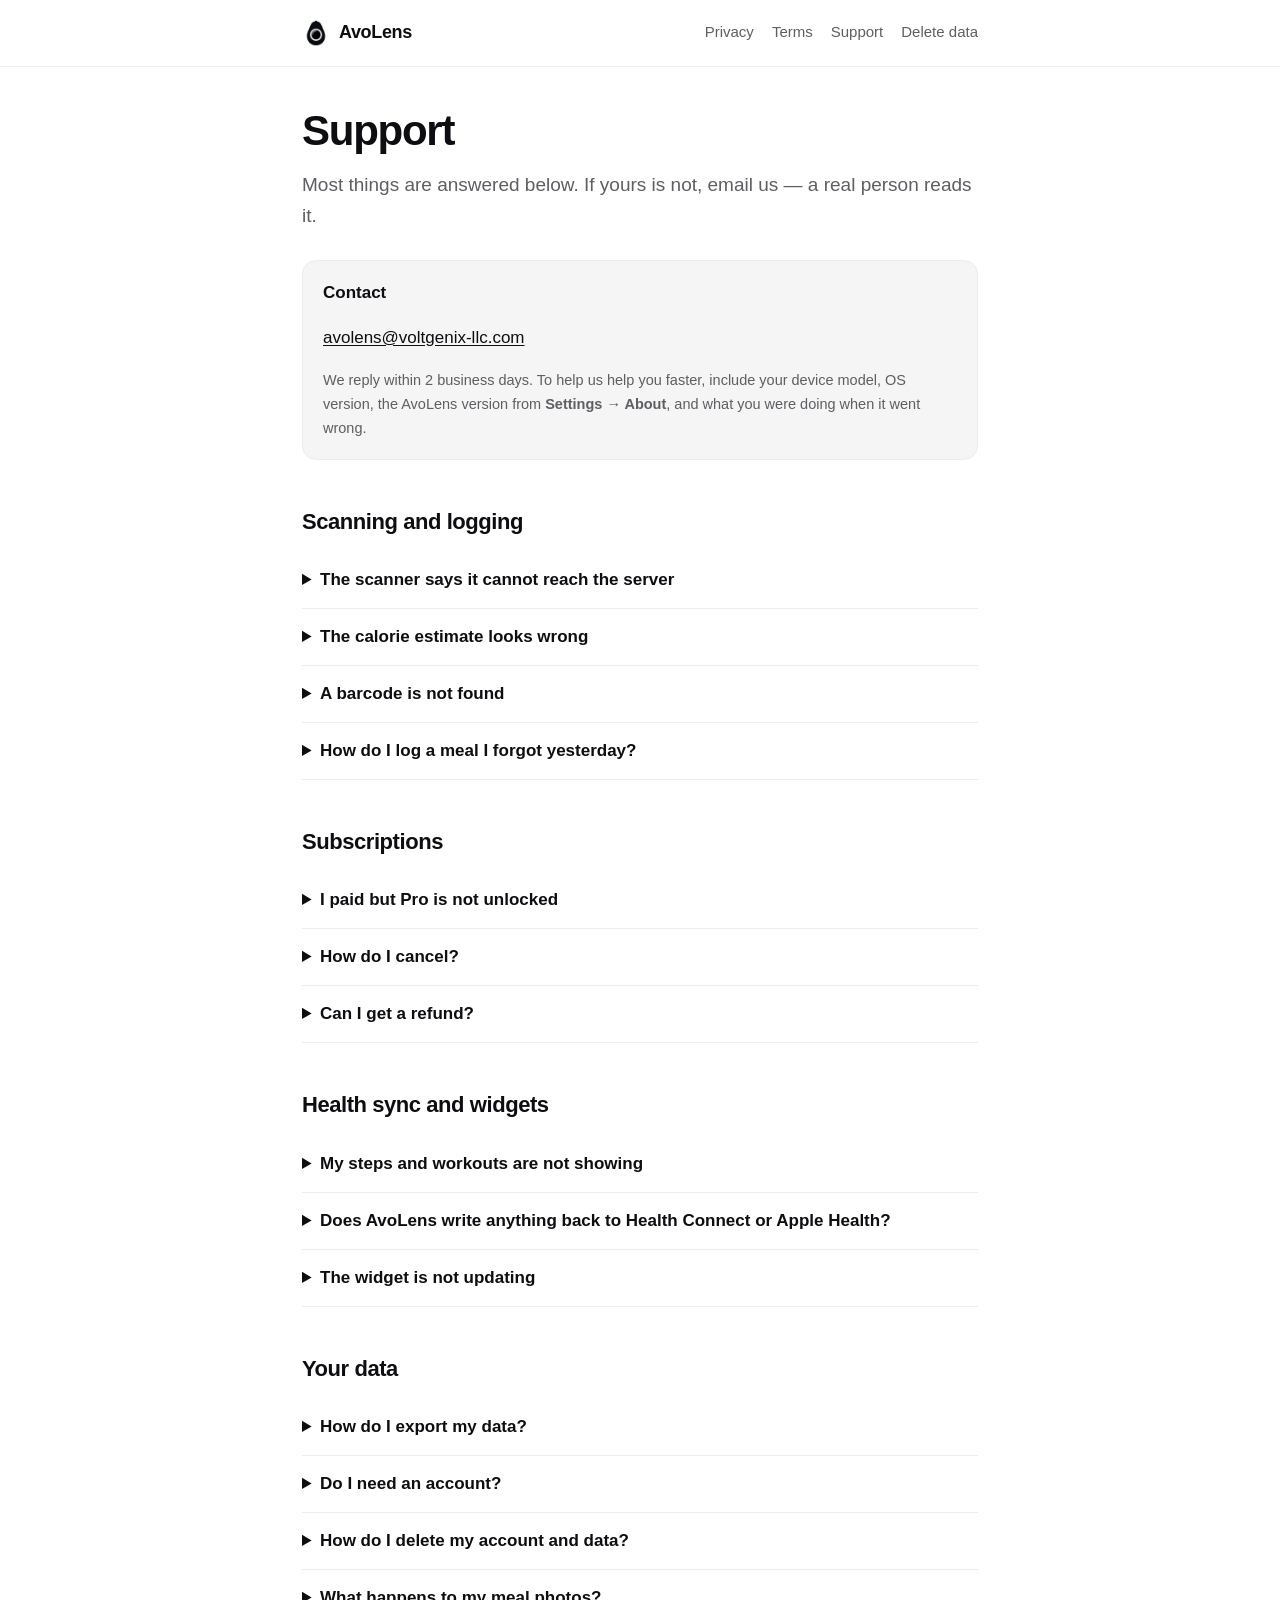
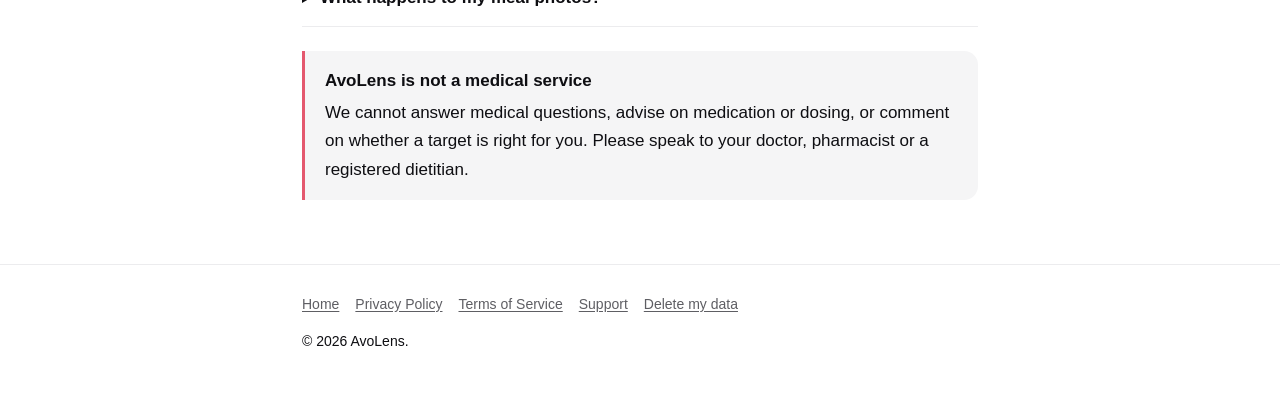
<file: support/index.html>
<!doctype html>
<html lang="en">
<head>
<meta charset="utf-8">
<meta name="viewport" content="width=device-width, initial-scale=1">
<title>Support — AvoLens</title>
<meta name="description" content="Help with the AvoLens calorie counter: scanning problems, subscriptions and restoring purchases, Health Connect and Apple Health sync, widgets, data export and account deletion.">
<link rel="canonical" href="https://avolens.voltgenix-llc.com/support/">
<link rel="icon" href="../assets/favicon.png" type="image/png">
<link rel="stylesheet" href="../assets/style.css?v=2">

<meta property="og:type" content="article">
<meta property="og:site_name" content="AvoLens">
<meta property="og:title" content="Support — AvoLens">
<meta property="og:description" content="Help with the AvoLens calorie counter — scanning, subscriptions, health sync, widgets and your data.">
<meta property="og:url" content="https://avolens.voltgenix-llc.com/support/">
<meta property="og:image" content="https://avolens.voltgenix-llc.com/assets/og.png">
<meta name="twitter:card" content="summary_large_image">

<script type="application/ld+json">
{
  "@context": "https://schema.org",
  "@type": "FAQPage",
  "mainEntity": [
    {
      "@type": "Question",
      "name": "The scanner says it cannot reach the server. What now?",
      "acceptedAnswer": {
        "@type": "Answer",
        "text": "AI photo, label and voice logging need an internet connection because the analysis runs on a server. Check your connection and try again. Manual entry, food database search and barcode scanning keep working regardless."
      }
    },
    {
      "@type": "Question",
      "name": "I paid but Pro is not unlocked.",
      "acceptedAnswer": {
        "@type": "Answer",
        "text": "Open the paywall and tap Restore purchases, making sure you are signed in to the same Google Play or Apple account you bought with. If it still does not unlock, contact support with your store order ID."
      }
    },
    {
      "@type": "Question",
      "name": "How do I cancel my AvoLens Pro subscription?",
      "acceptedAnswer": {
        "@type": "Answer",
        "text": "Cancel in Google Play → Subscriptions or Apple ID → Subscriptions. Deleting the app does not cancel a subscription."
      }
    },
    {
      "@type": "Question",
      "name": "My steps and workouts are not showing.",
      "acceptedAnswer": {
        "@type": "Answer",
        "text": "On Android, install Health Connect and grant AvoLens read access to steps, exercise and active calories. On iOS, check Settings → Privacy & Security → Health → AvoLens. Then re-enable the connection in AvoLens under Settings."
      }
    }
  ]
}
</script>
</head>
<body>

<header class="site-header">
  <div class="wrap">
    <a class="brand" href="../"><img src="../assets/logo.png" alt="" width="28" height="28">AvoLens</a>
    <nav class="site-nav">
      <a href="../privacy/">Privacy</a>
      <a href="../terms/">Terms</a>
      <a href="../support/">Support</a>
      <a href="../delete-account/">Delete data</a>
    </nav>
  </div>
</header>

<main class="wrap">

<h1>Support</h1>
<p class="lede">Most things are answered below. If yours is not, email us — a real person
reads it.</p>

<div class="card">
  <h3>Contact</h3>
  <p><a href="mailto:avolens@voltgenix-llc.com">avolens@voltgenix-llc.com</a></p>
  <p class="small muted">We reply within 2 business days. To help us help you faster,
  include your device model, OS version, the AvoLens version from
  <strong>Settings → About</strong>, and what you were doing when it went wrong.</p>
</div>

<h2>Scanning and logging</h2>

<details>
  <summary>The scanner says it cannot reach the server</summary>
  <p>AI photo, label and voice logging need an internet connection — the analysis runs on a
  server, not on your phone. Check your connection and try again. Manual entry, food database
  search and barcode scanning keep working either way.</p>
</details>

<details>
  <summary>The calorie estimate looks wrong</summary>
  <p>It can be. AI estimates portion size and hidden ingredients from a photo, and both are
  genuinely hard. Every estimate is editable before you log it — adjust the numbers, or use
  barcode or manual entry when precision matters. Do not rely on AvoLens where a wrong value
  could harm you, such as carbohydrate counting for insulin dosing.</p>
</details>

<details>
  <summary>A barcode is not found</summary>
  <p>Barcode lookups use Open Food Facts, a community-maintained database. Regional and
  store-brand products are often missing. Use nutrition-label scanning or manual entry
  instead — and you can contribute the product to Open Food Facts so the next person
  finds it.</p>
</details>

<details>
  <summary>How do I log a meal I forgot yesterday?</summary>
  <p>The entry screen has a day selector — Today, Yesterday, or any of the last 7 days. You
  can also tap a past day on the Home date strip and add to it directly.</p>
</details>

<h2>Subscriptions</h2>

<details>
  <summary>I paid but Pro is not unlocked</summary>
  <p>Open the paywall and tap <strong>Restore purchases</strong>. Make sure you are signed in
  to the same Google Play or Apple account you bought with. If it still does not unlock,
  email us with your store order ID.</p>
</details>

<details>
  <summary>How do I cancel?</summary>
  <p><strong>Google Play → Subscriptions</strong> or <strong>Apple ID → Subscriptions</strong>.
  Deleting the app does not cancel a subscription, and neither does deleting your AvoLens
  account.</p>
</details>

<details>
  <summary>Can I get a refund?</summary>
  <p>Refunds are handled by the store you bought from, not by us — request one through Google
  Play or Apple. See the <a href="../terms/#refunds">Terms</a>.</p>
</details>

<h2>Health sync and widgets</h2>

<details>
  <summary>My steps and workouts are not showing</summary>
  <p><strong>Android:</strong> install Health Connect from the Play Store, then grant AvoLens
  read access to steps, exercise and active calories.
  <strong>iOS:</strong> check Settings → Privacy &amp; Security → Health → AvoLens. Then
  re-enable the connection in AvoLens under Settings.</p>
</details>

<details>
  <summary>Does AvoLens write anything back to Health Connect or Apple Health?</summary>
  <p>No. Access is read-only. AvoLens never writes to either.</p>
</details>

<details>
  <summary>The widget is not updating</summary>
  <p>Widgets refresh when the app updates your log. Open AvoLens once to push a fresh
  snapshot. On Android, also check that battery optimisation is not restricting the app.</p>
</details>

<h2>Your data</h2>

<details>
  <summary>How do I export my data?</summary>
  <p><strong>Settings → Data &amp; privacy → Export CSV</strong> gives you your food log,
  weights and measurements as a CSV file you can share or save anywhere.</p>
</details>

<details>
  <summary>Do I need an account?</summary>
  <p>No. AvoLens works fully offline without one. An account adds cloud sync across devices
  and the AI Coach.</p>
</details>

<details>
  <summary>How do I delete my account and data?</summary>
  <p><strong>Settings → Data &amp; privacy → Delete account</strong>, or use the
  <a href="../delete-account/">web deletion request</a> if you no longer have the app. Full
  detail of what is erased is on that page.</p>
</details>

<details>
  <summary>What happens to my meal photos?</summary>
  <p>They are analysed and discarded — not stored on any server. Progress photos are
  different: those are saved to a private space only your account can read, and you can
  delete them individually. See the <a href="../privacy/">Privacy Policy</a>.</p>
</details>

<div class="callout">
  <strong>AvoLens is not a medical service</strong>
  We cannot answer medical questions, advise on medication or dosing, or comment on whether a
  target is right for you. Please speak to your doctor, pharmacist or a registered dietitian.
</div>

</main>

<footer class="site-footer">
  <div class="wrap">
    <nav>
      <a href="../">Home</a>
      <a href="../privacy/">Privacy Policy</a>
      <a href="../terms/">Terms of Service</a>
      <a href="../support/">Support</a>
      <a href="../delete-account/">Delete my data</a>
    </nav>
    <p>© 2026 AvoLens.</p>
  </div>
</footer>

</body>
</html>
</file>
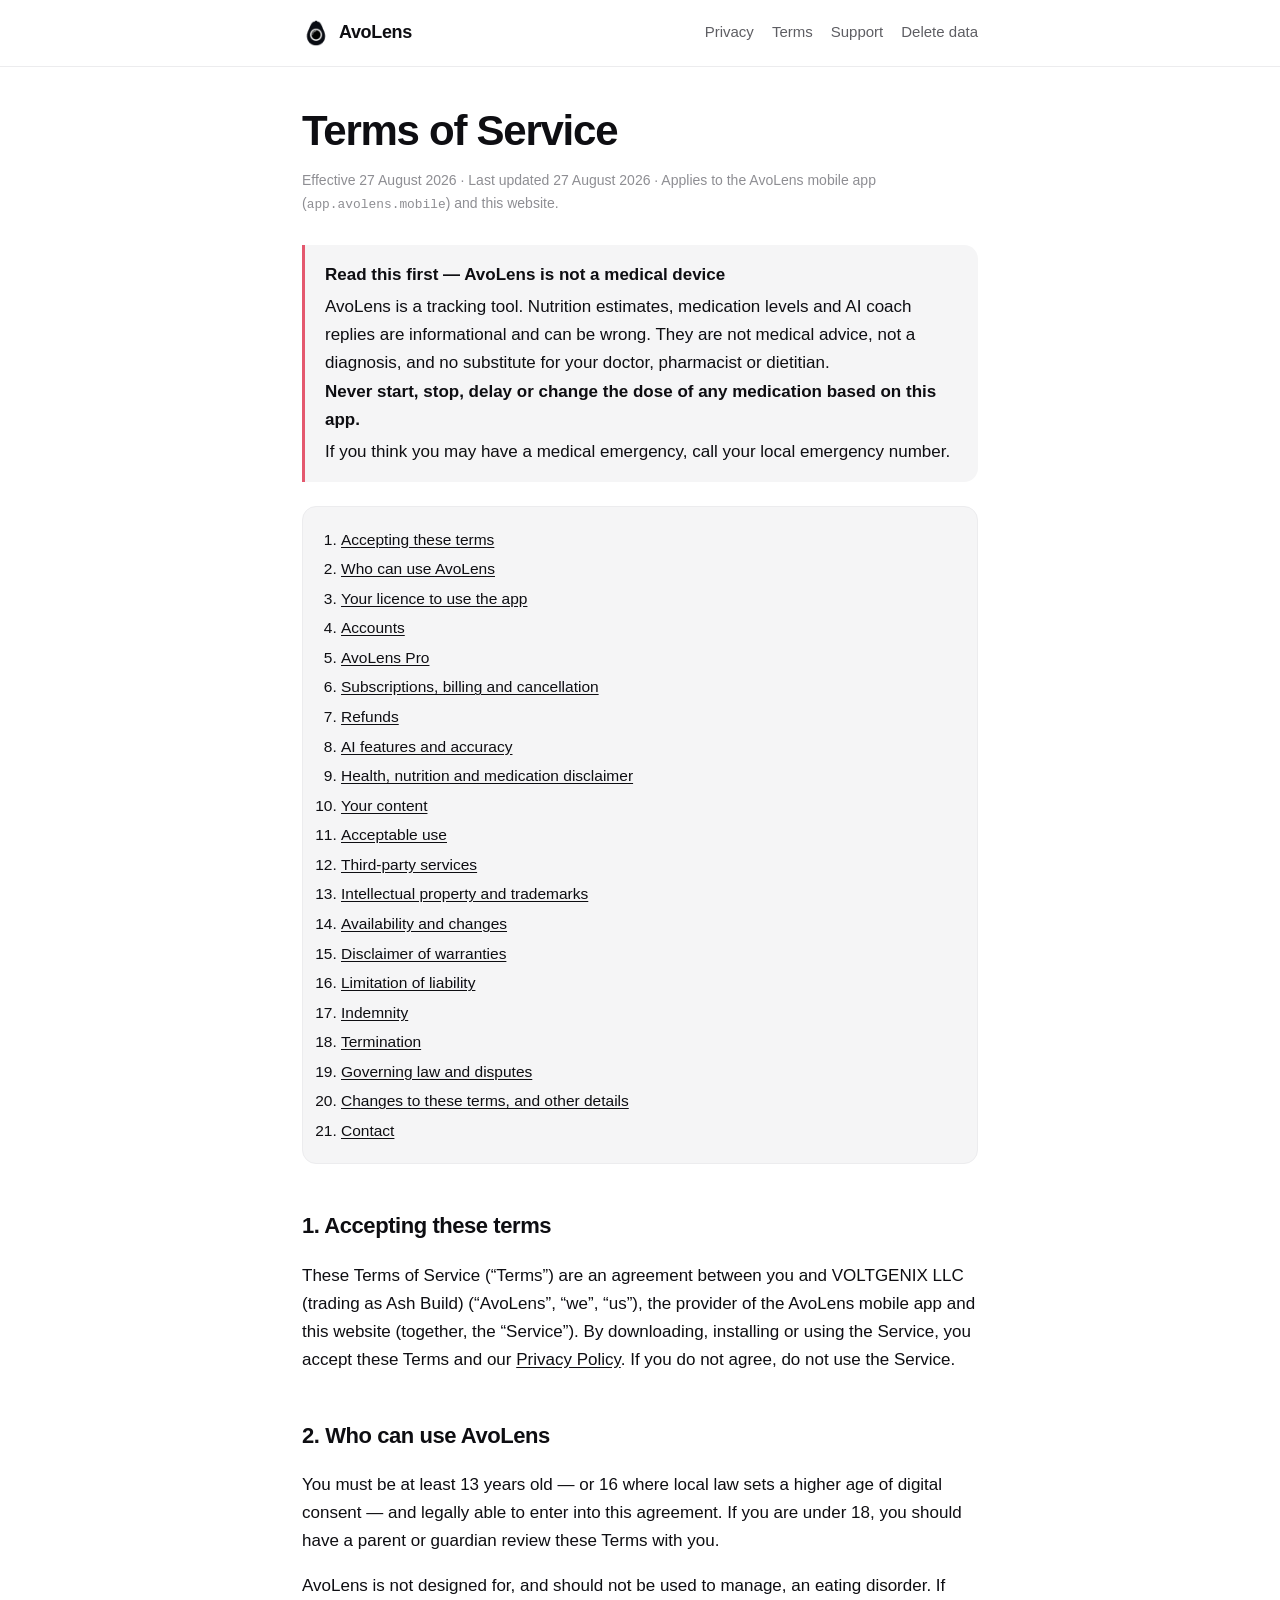
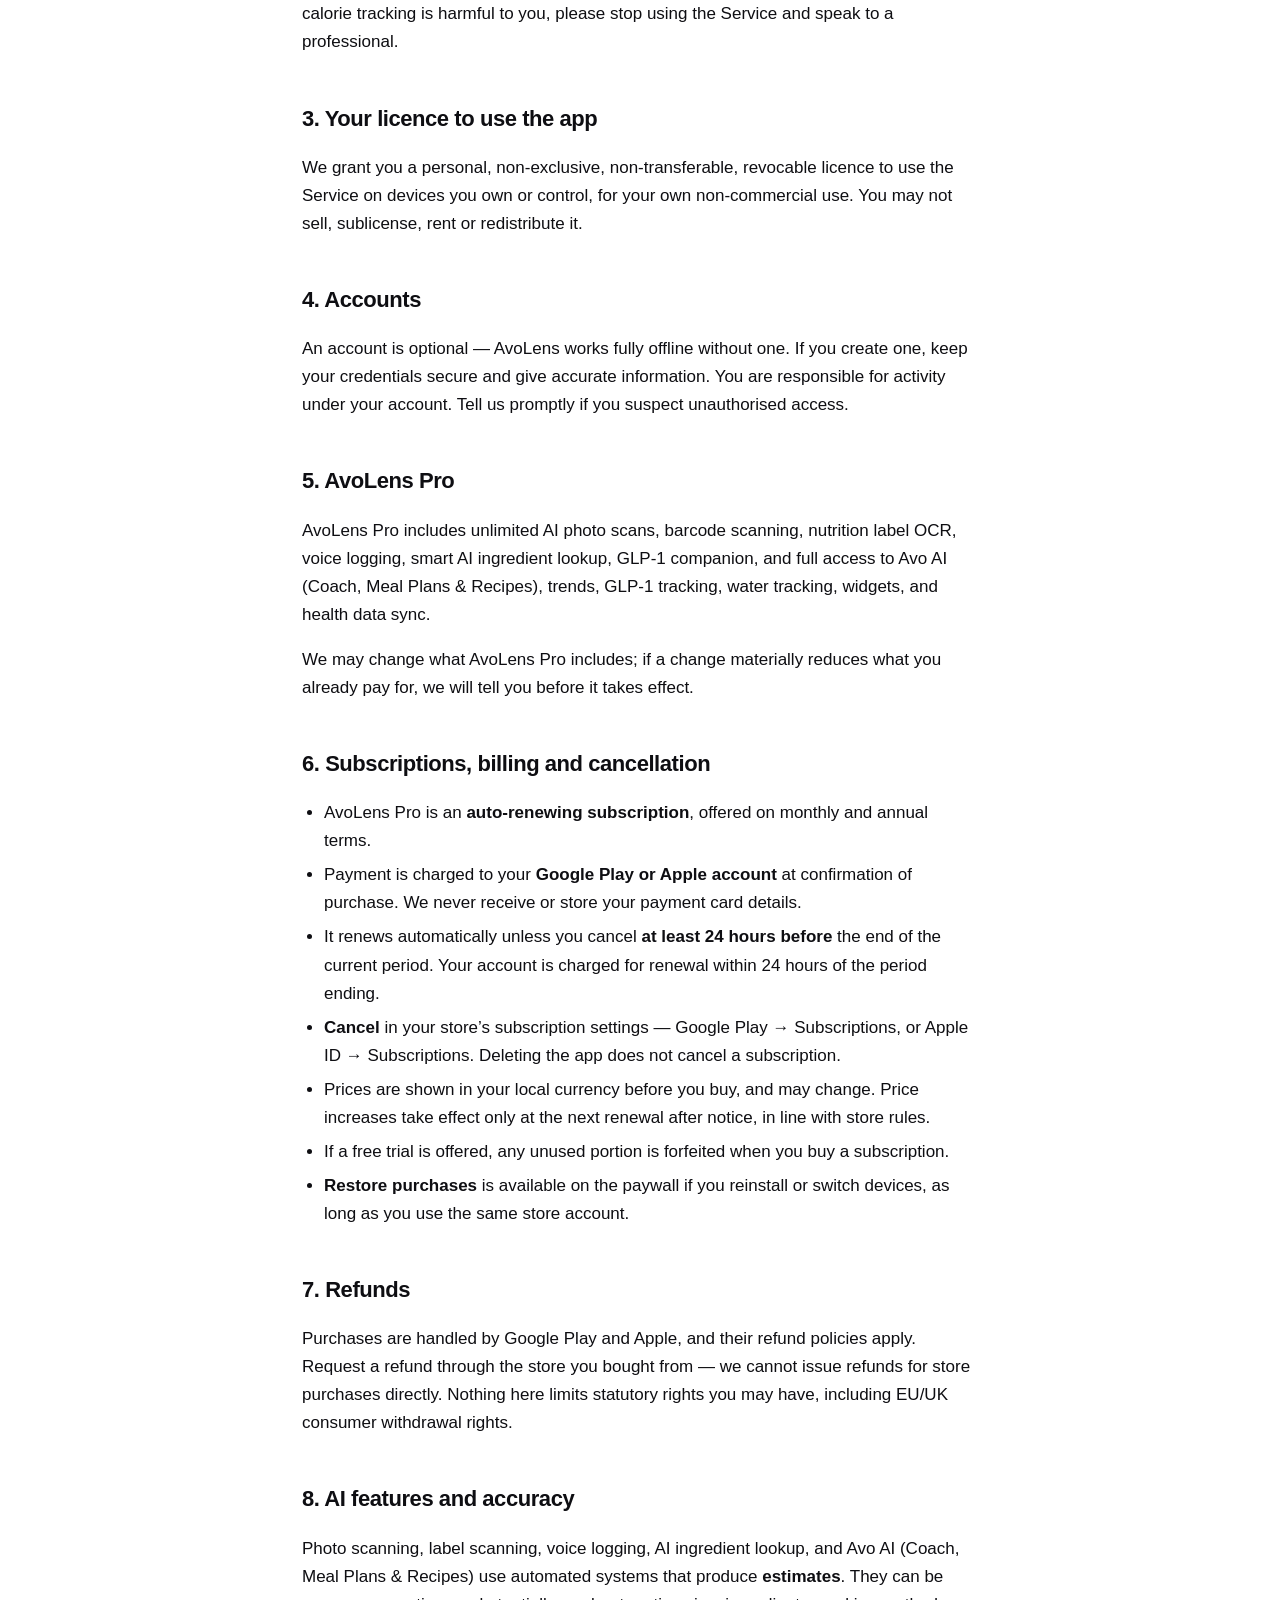
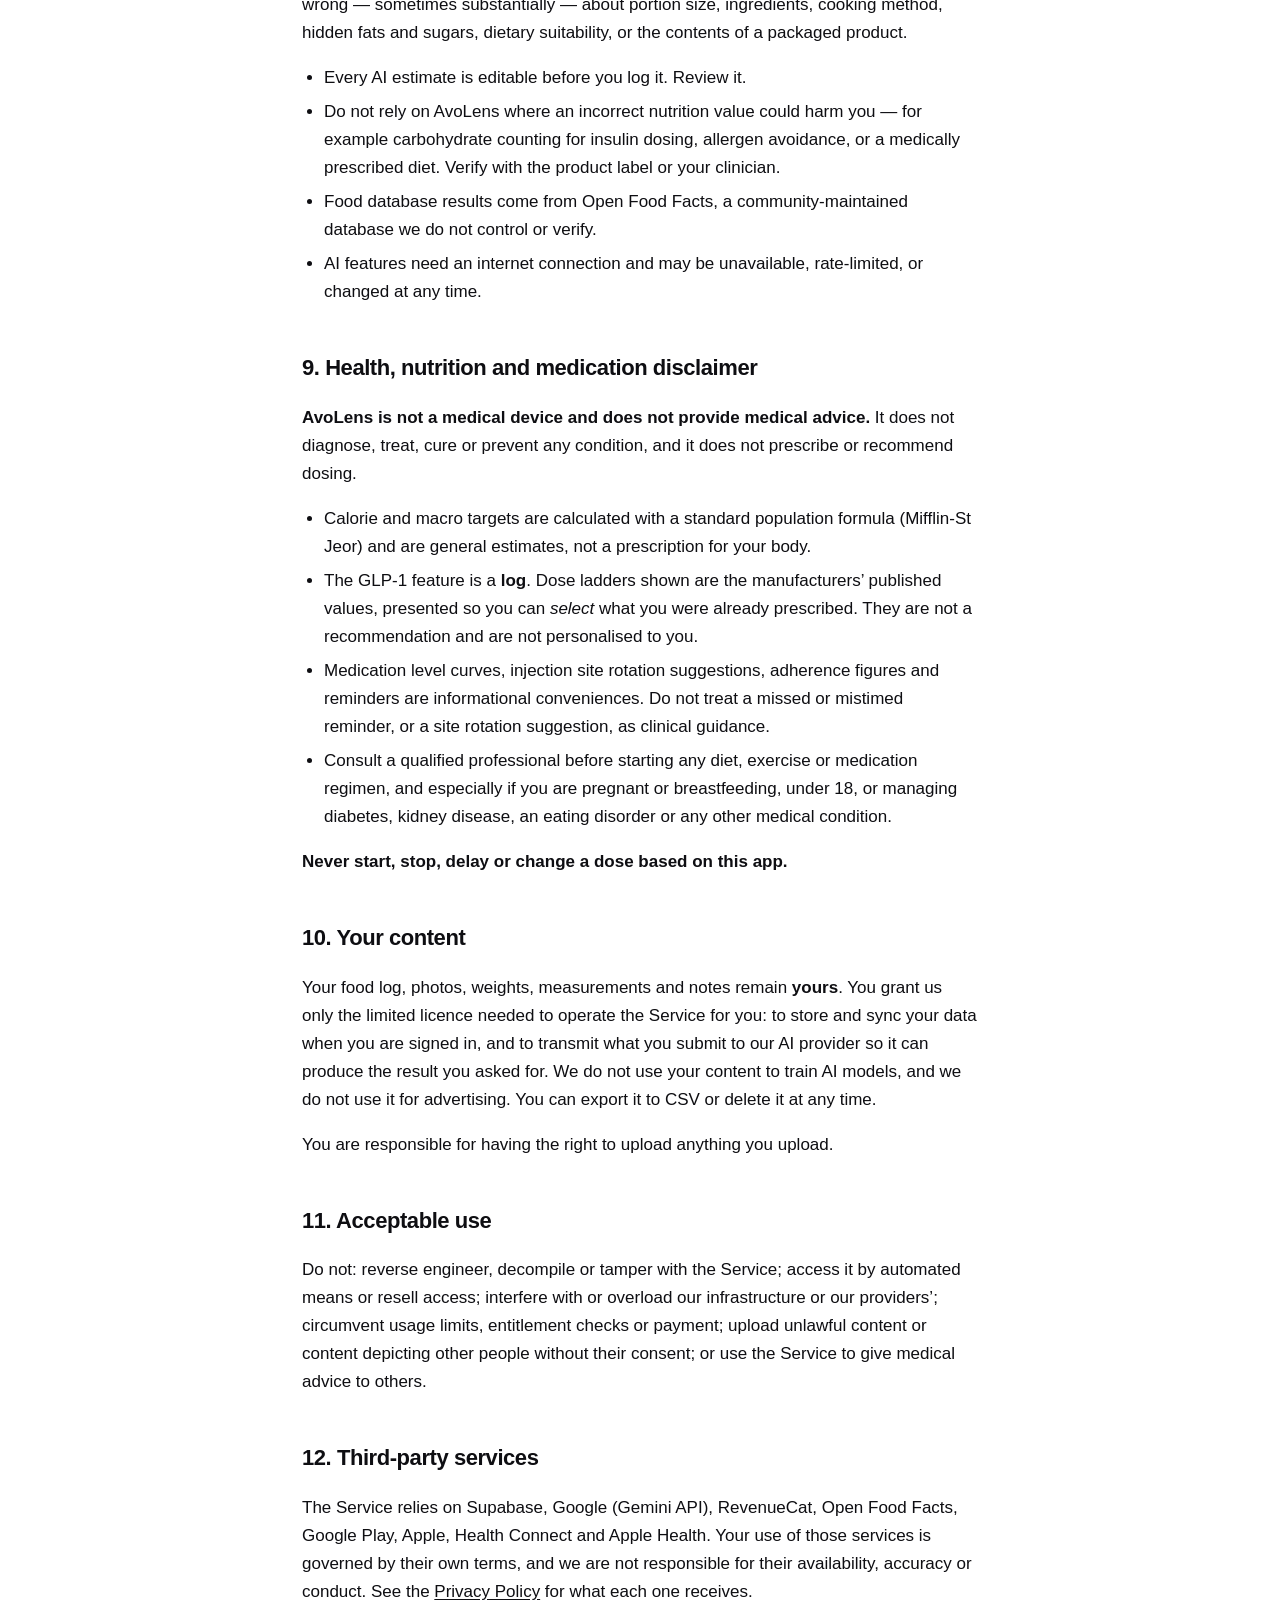
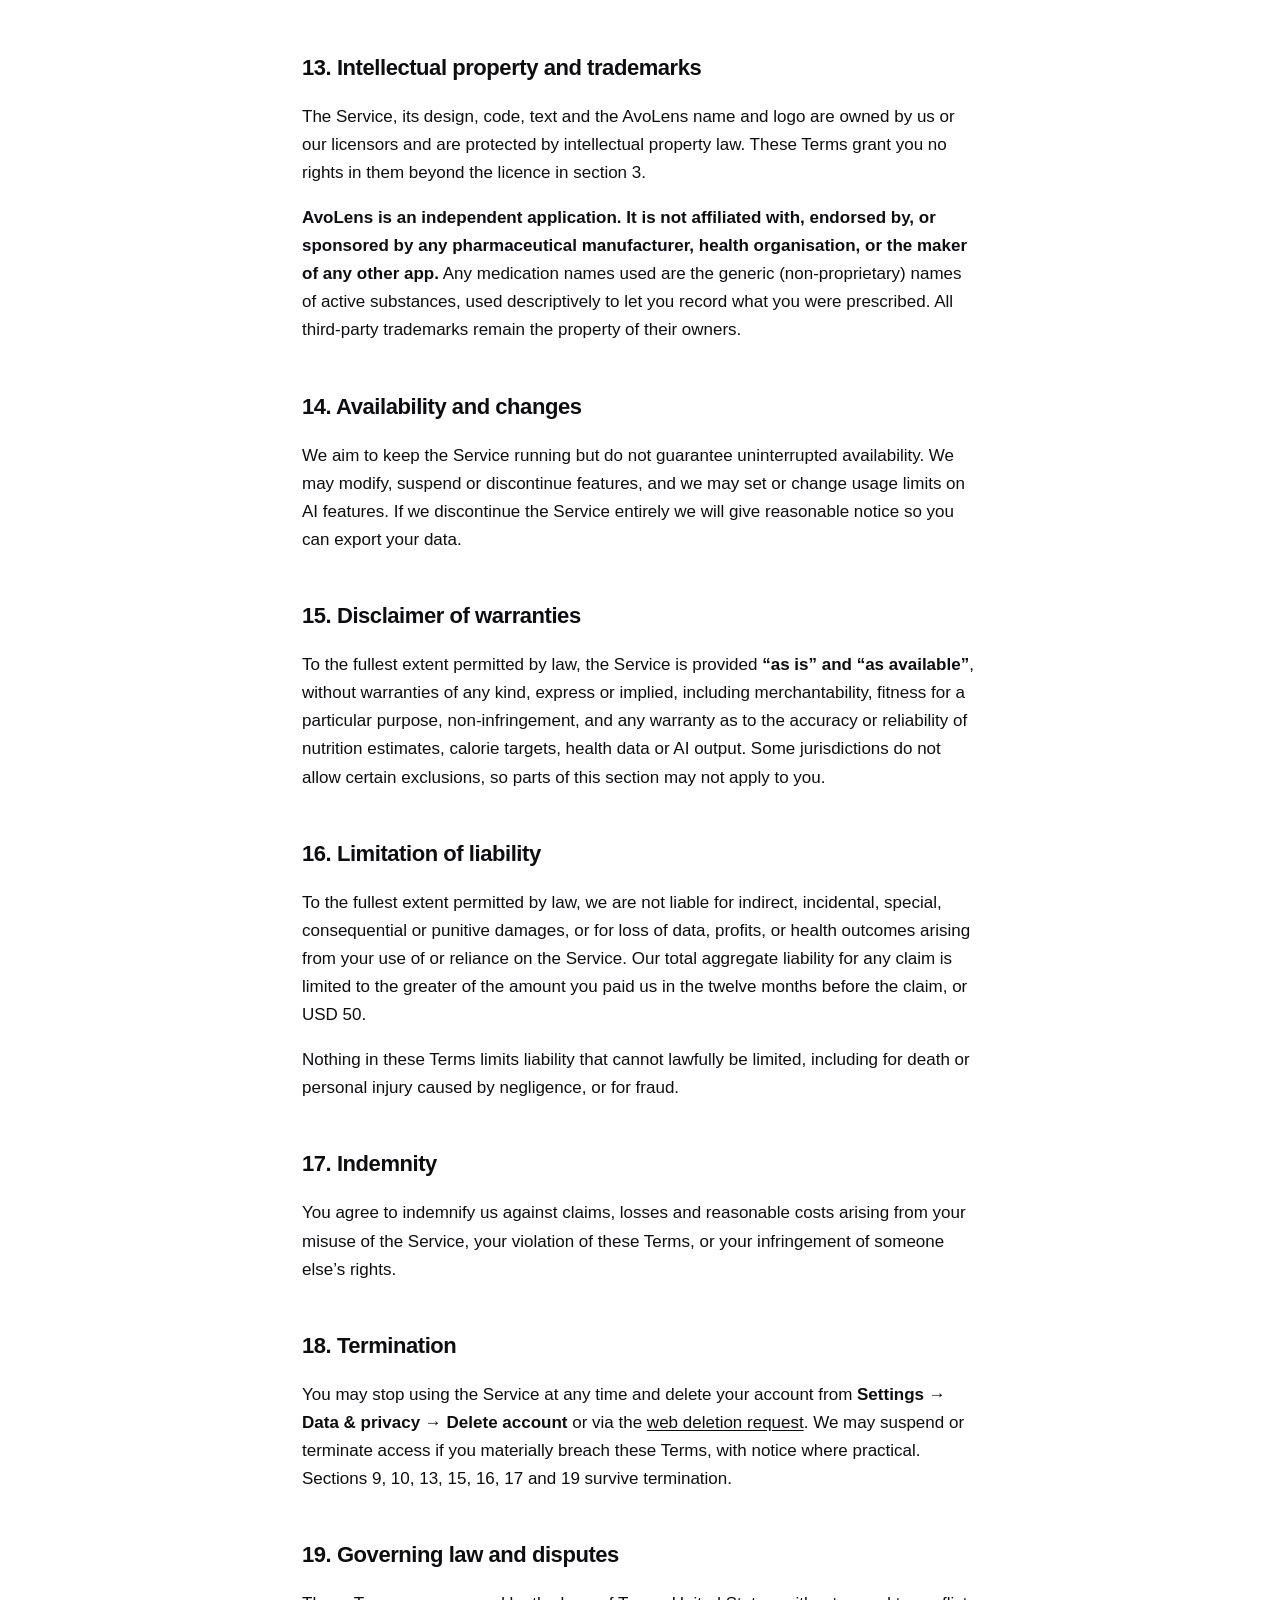
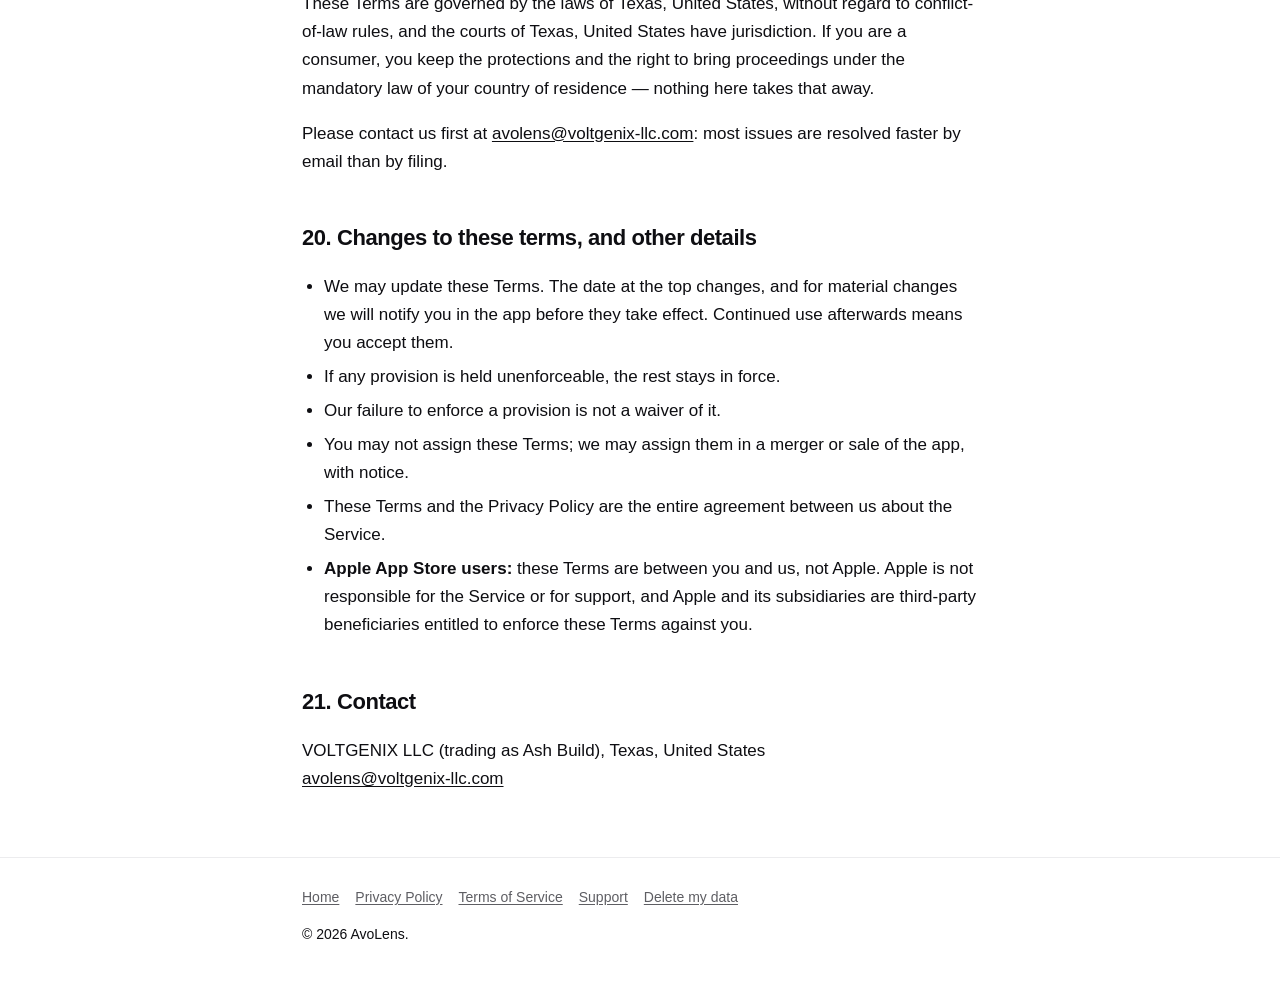
<file: terms/index.html>
<!doctype html>
<html lang="en">
<head>
<meta charset="utf-8">
<meta name="viewport" content="width=device-width, initial-scale=1">
<title>Terms of Service — AvoLens</title>
<meta name="description" content="The terms that govern use of the AvoLens calorie counter and macro tracker: subscriptions, AI accuracy, the health disclaimer, acceptable use, and your rights.">
<link rel="canonical" href="https://avolens.voltgenix-llc.com/terms/">
<link rel="icon" href="../assets/favicon.png" type="image/png">
<link rel="stylesheet" href="../assets/style.css?v=2">

<meta property="og:type" content="article">
<meta property="og:site_name" content="AvoLens">
<meta property="og:title" content="Terms of Service — AvoLens">
<meta property="og:description" content="The terms that govern use of the AvoLens calorie counter and macro tracker.">
<meta property="og:url" content="https://avolens.voltgenix-llc.com/terms/">
<meta property="og:image" content="https://avolens.voltgenix-llc.com/assets/og.png">
<meta name="twitter:card" content="summary_large_image">

<script type="application/ld+json">
{
  "@context": "https://schema.org",
  "@type": "WebPage",
  "name": "Terms of Service — AvoLens",
  "url": "https://avolens.voltgenix-llc.com/terms/",
  "description": "The terms that govern use of the AvoLens calorie counter and macro tracker.",
  "inLanguage": "en",
  "datePublished": "2026-08-27",
  "dateModified": "2026-08-27",
  "isPartOf": {
    "@type": "WebSite",
    "name": "AvoLens",
    "url": "https://avolens.voltgenix-llc.com/"
  }
}
</script>
</head>
<body>

<header class="site-header">
  <div class="wrap">
    <a class="brand" href="../"><img src="../assets/logo.png" alt="" width="28" height="28">AvoLens</a>
    <nav class="site-nav">
      <a href="../privacy/">Privacy</a>
      <a href="../terms/">Terms</a>
      <a href="../support/">Support</a>
      <a href="../delete-account/">Delete data</a>
    </nav>
  </div>
</header>

<main class="wrap">

<h1>Terms of Service</h1>
<p class="meta">Effective 27 August 2026 · Last updated 27 August 2026 · Applies to the AvoLens
mobile app (<code>app.avolens.mobile</code>) and this website.</p>

<div class="callout">
  <strong>Read this first — AvoLens is not a medical device</strong>
  AvoLens is a tracking tool. Nutrition estimates, medication levels and AI coach replies are
  informational and can be wrong. They are not medical advice, not a diagnosis, and no
  substitute for your doctor, pharmacist or dietitian. <strong>Never start, stop, delay or
  change the dose of any medication based on this app.</strong> If you think you may have a
  medical emergency, call your local emergency number.
</div>

<ol class="toc">
  <li><a href="#accept">Accepting these terms</a></li>
  <li><a href="#eligibility">Who can use AvoLens</a></li>
  <li><a href="#licence">Your licence to use the app</a></li>
  <li><a href="#accounts">Accounts</a></li>
  <li><a href="#pro">AvoLens Pro</a></li>
  <li><a href="#billing">Subscriptions, billing and cancellation</a></li>
  <li><a href="#refunds">Refunds</a></li>
  <li><a href="#ai">AI features and accuracy</a></li>
  <li><a href="#health">Health, nutrition and medication disclaimer</a></li>
  <li><a href="#content">Your content</a></li>
  <li><a href="#acceptable">Acceptable use</a></li>
  <li><a href="#third-party">Third-party services</a></li>
  <li><a href="#ip">Intellectual property and trademarks</a></li>
  <li><a href="#availability">Availability and changes</a></li>
  <li><a href="#warranty">Disclaimer of warranties</a></li>
  <li><a href="#liability">Limitation of liability</a></li>
  <li><a href="#indemnity">Indemnity</a></li>
  <li><a href="#termination">Termination</a></li>
  <li><a href="#law">Governing law and disputes</a></li>
  <li><a href="#misc">Changes to these terms, and other details</a></li>
  <li><a href="#contact">Contact</a></li>
</ol>

<h2 id="accept">1. Accepting these terms</h2>
<p>These Terms of Service (“Terms”) are an agreement between you and
VOLTGENIX LLC (trading as Ash Build) (“AvoLens”, “we”, “us”), the provider of the AvoLens
mobile app and this website (together, the “Service”). By downloading, installing or using
the Service, you accept these Terms and our <a href="../privacy/">Privacy Policy</a>. If you
do not agree, do not use the Service.</p>

<h2 id="eligibility">2. Who can use AvoLens</h2>
<p>You must be at least 13 years old — or 16 where local law sets a higher age of digital
consent — and legally able to enter into this agreement. If you are under 18, you should
have a parent or guardian review these Terms with you.</p>
<p>AvoLens is not designed for, and should not be used to manage, an eating disorder. If
calorie tracking is harmful to you, please stop using the Service and speak to a
professional.</p>

<h2 id="licence">3. Your licence to use the app</h2>
<p>We grant you a personal, non-exclusive, non-transferable, revocable licence to use the
Service on devices you own or control, for your own non-commercial use. You may not sell,
sublicense, rent or redistribute it.</p>

<h2 id="accounts">4. Accounts</h2>
<p>An account is optional — AvoLens works fully offline without one. If you create one, keep
your credentials secure and give accurate information. You are responsible for activity under
your account. Tell us promptly if you suspect unauthorised access.</p>

<h2 id="pro">5. AvoLens Pro</h2>
<p>AvoLens Pro includes unlimited AI photo scans, barcode scanning, nutrition label OCR, voice
logging, smart AI ingredient lookup, GLP-1 companion, and full access to Avo AI (Coach, Meal Plans & Recipes),
trends, GLP-1 tracking, water tracking, widgets, and health data sync.</p>
<p>We may change what AvoLens Pro includes; if a change materially reduces what you already
pay for, we will tell you before it takes effect.</p>

<h2 id="billing">6. Subscriptions, billing and cancellation</h2>
<ul>
  <li>AvoLens Pro is an <strong>auto-renewing subscription</strong>, offered on monthly and
  annual terms.</li>
  <li>Payment is charged to your <strong>Google Play or Apple account</strong> at
  confirmation of purchase. We never receive or store your payment card details.</li>
  <li>It renews automatically unless you cancel <strong>at least 24 hours before</strong> the
  end of the current period. Your account is charged for renewal within 24 hours of the
  period ending.</li>
  <li><strong>Cancel</strong> in your store’s subscription settings — Google Play →
  Subscriptions, or Apple ID → Subscriptions. Deleting the app does not cancel a
  subscription.</li>
  <li>Prices are shown in your local currency before you buy, and may change. Price increases
  take effect only at the next renewal after notice, in line with store rules.</li>
  <li>If a free trial is offered, any unused portion is forfeited when you buy a
  subscription.</li>
  <li><strong>Restore purchases</strong> is available on the paywall if you reinstall or
  switch devices, as long as you use the same store account.</li>
</ul>

<h2 id="refunds">7. Refunds</h2>
<p>Purchases are handled by Google Play and Apple, and their refund policies apply. Request a
refund through the store you bought from — we cannot issue refunds for store purchases
directly. Nothing here limits statutory rights you may have, including EU/UK consumer
withdrawal rights.</p>

<h2 id="ai">8. AI features and accuracy</h2>
<p>Photo scanning, label scanning, voice logging, AI ingredient lookup, and Avo AI (Coach, Meal Plans &amp; Recipes) use automated systems that
produce <strong>estimates</strong>. They can be wrong — sometimes substantially — about
portion size, ingredients, cooking method, hidden fats and sugars, dietary suitability, or the contents of a
packaged product.</p>
<ul>
  <li>Every AI estimate is editable before you log it. Review it.</li>
  <li>Do not rely on AvoLens where an incorrect nutrition value could harm you — for example
  carbohydrate counting for insulin dosing, allergen avoidance, or a medically prescribed
  diet. Verify with the product label or your clinician.</li>
  <li>Food database results come from Open Food Facts, a community-maintained database we do
  not control or verify.</li>
  <li>AI features need an internet connection and may be unavailable, rate-limited, or
  changed at any time.</li>
</ul>

<h2 id="health">9. Health, nutrition and medication disclaimer</h2>
<p><strong>AvoLens is not a medical device and does not provide medical advice.</strong> It
does not diagnose, treat, cure or prevent any condition, and it does not prescribe or
recommend dosing.</p>
<ul>
  <li>Calorie and macro targets are calculated with a standard population formula
  (Mifflin-St Jeor) and are general estimates, not a prescription for your body.</li>
  <li>The GLP-1 feature is a <strong>log</strong>. Dose ladders shown are the manufacturers’
  published values, presented so you can <em>select</em> what you were already prescribed.
  They are not a recommendation and are not personalised to you.</li>
  <li>Medication level curves, injection site rotation suggestions, adherence figures and reminders are informational conveniences. Do
  not treat a missed or mistimed reminder, or a site rotation suggestion, as clinical guidance.</li>
  <li>Consult a qualified professional before starting any diet, exercise or medication
  regimen, and especially if you are pregnant or breastfeeding, under 18, or managing
  diabetes, kidney disease, an eating disorder or any other medical condition.</li>
</ul>
<p><strong>Never start, stop, delay or change a dose based on this app.</strong></p>

<h2 id="content">10. Your content</h2>
<p>Your food log, photos, weights, measurements and notes remain <strong>yours</strong>. You
grant us only the limited licence needed to operate the Service for you: to store and sync
your data when you are signed in, and to transmit what you submit to our AI provider so it
can produce the result you asked for. We do not use your content to train AI models, and we
do not use it for advertising. You can export it to CSV or delete it at any time.</p>
<p>You are responsible for having the right to upload anything you upload.</p>

<h2 id="acceptable">11. Acceptable use</h2>
<p>Do not: reverse engineer, decompile or tamper with the Service; access it by automated
means or resell access; interfere with or overload our infrastructure or our providers’;
circumvent usage limits, entitlement checks or payment; upload unlawful content or content
depicting other people without their consent; or use the Service to give medical advice to
others.</p>

<h2 id="third-party">12. Third-party services</h2>
<p>The Service relies on Supabase, Google (Gemini API), RevenueCat, Open Food Facts, Google Play, Apple,
Health Connect and Apple Health. Your use of those services is governed by their own terms,
and we are not responsible for their availability, accuracy or conduct. See the
<a href="../privacy/">Privacy Policy</a> for what each one receives.</p>

<h2 id="ip">13. Intellectual property and trademarks</h2>
<p>The Service, its design, code, text and the AvoLens name and logo are owned by us or our
licensors and are protected by intellectual property law. These Terms grant you no rights in
them beyond the licence in section 3.</p>
<p><strong>AvoLens is an independent application. It is not affiliated with, endorsed by, or
sponsored by any pharmaceutical manufacturer, health organisation, or the maker of any other
app.</strong> Any medication names used are the generic (non-proprietary) names of active
substances, used descriptively to let you record what you were prescribed. All third-party
trademarks remain the property of their owners.</p>

<h2 id="availability">14. Availability and changes</h2>
<p>We aim to keep the Service running but do not guarantee uninterrupted availability. We may
modify, suspend or discontinue features, and we may set or change usage limits on AI
features. If we discontinue the Service entirely we will give reasonable notice so you can
export your data.</p>

<h2 id="warranty">15. Disclaimer of warranties</h2>
<p>To the fullest extent permitted by law, the Service is provided <strong>“as is” and “as
available”</strong>, without warranties of any kind, express or implied, including
merchantability, fitness for a particular purpose, non-infringement, and any warranty as to
the accuracy or reliability of nutrition estimates, calorie targets, health data or AI
output. Some jurisdictions do not allow certain exclusions, so parts of this section may not
apply to you.</p>

<h2 id="liability">16. Limitation of liability</h2>
<p>To the fullest extent permitted by law, we are not liable for indirect, incidental,
special, consequential or punitive damages, or for loss of data, profits, or health outcomes
arising from your use of or reliance on the Service. Our total aggregate liability for any
claim is limited to the greater of the amount you paid us in the twelve months before the
claim, or USD 50.</p>
<p>Nothing in these Terms limits liability that cannot lawfully be limited, including for
death or personal injury caused by negligence, or for fraud.</p>

<h2 id="indemnity">17. Indemnity</h2>
<p>You agree to indemnify us against claims, losses and reasonable costs arising from your
misuse of the Service, your violation of these Terms, or your infringement of someone else’s
rights.</p>

<h2 id="termination">18. Termination</h2>
<p>You may stop using the Service at any time and delete your account from
<strong>Settings → Data &amp; privacy → Delete account</strong> or via the
<a href="../delete-account/">web deletion request</a>. We may suspend or terminate access if
you materially breach these Terms, with notice where practical. Sections 9, 10, 13, 15, 16,
17 and 19 survive termination.</p>

<h2 id="law">19. Governing law and disputes</h2>
<p>These Terms are governed by the laws of Texas, United States,
without regard to conflict-of-law rules, and the courts of
Texas, United States have jurisdiction. If you are a consumer,
you keep the protections and the right to bring proceedings under the mandatory law of your
country of residence — nothing here takes that away.</p>
<p>Please contact us first at <a href="mailto:avolens@voltgenix-llc.com">avolens@voltgenix-llc.com</a>: most issues are resolved faster by email than by filing.</p>

<h2 id="misc">20. Changes to these terms, and other details</h2>
<ul>
  <li>We may update these Terms. The date at the top changes, and for material changes we
  will notify you in the app before they take effect. Continued use afterwards means you
  accept them.</li>
  <li>If any provision is held unenforceable, the rest stays in force.</li>
  <li>Our failure to enforce a provision is not a waiver of it.</li>
  <li>You may not assign these Terms; we may assign them in a merger or sale of the app, with
  notice.</li>
  <li>These Terms and the Privacy Policy are the entire agreement between us about the
  Service.</li>
  <li><strong>Apple App Store users:</strong> these Terms are between you and us, not Apple.
  Apple is not responsible for the Service or for support, and Apple and its subsidiaries are
  third-party beneficiaries entitled to enforce these Terms against you.</li>
</ul>

<h2 id="contact">21. Contact</h2>
<p>VOLTGENIX LLC (trading as Ash Build), Texas, United States<br>
<a href="mailto:avolens@voltgenix-llc.com">avolens@voltgenix-llc.com</a></p>

</main>

<footer class="site-footer">
  <div class="wrap">
    <nav>
      <a href="../">Home</a>
      <a href="../privacy/">Privacy Policy</a>
      <a href="../terms/">Terms of Service</a>
      <a href="../support/">Support</a>
      <a href="../delete-account/">Delete my data</a>
    </nav>
    <p>© 2026 AvoLens.</p>
  </div>
</footer>

</body>
</html>
</file>
<file: assets/style.css>
/* AvoLens — one stylesheet, no external requests.
   Palette mirrors src/lib/theme.tsx in the app: jet-black/white monochrome
   with the macro accents used sparingly. */

:root {
  --bg: #ffffff;
  --surface: #ffffff;
  --surface2: #f5f5f6;
  --border: #ececee;
  --ink: #0e0e12;
  --muted: #5e5e63;
  --faint: #8e8e93;
  --accent: #111116;
  --accent-ink: #ffffff;
  --protein: #e4586e;
  --carbs: #e8a13b;
  --fat: #8ea604;
  --water: #4da8f0;
  --radius: 14px;
  --maxw: 720px;
  color-scheme: light;
}

* { box-sizing: border-box; }

html { -webkit-text-size-adjust: 100%; }

body {
  margin: 0;
  background: var(--bg);
  color: var(--ink);
  font: 400 17px/1.65 -apple-system, BlinkMacSystemFont, "Segoe UI", Roboto,
    "Helvetica Neue", Arial, sans-serif;
  -webkit-font-smoothing: antialiased;
}

.wrap {
  max-width: var(--maxw);
  margin: 0 auto;
  padding: 0 22px;
}

/* ---------- header / footer ---------- */

.site-header {
  border-bottom: 1px solid var(--border);
  padding: 18px 0;
}

.site-header .wrap {
  display: flex;
  align-items: center;
  gap: 14px;
  flex-wrap: wrap;
}

.brand {
  display: flex;
  align-items: center;
  gap: 9px;
  font-weight: 700;
  font-size: 18px;
  letter-spacing: -0.02em;
  text-decoration: none;
  color: var(--ink);
}

.brand img { width: 28px; height: 28px; border-radius: 7px; }

.site-nav {
  margin-left: auto;
  display: flex;
  gap: 18px;
  font-size: 15px;
}

.site-nav a { color: var(--muted); text-decoration: none; }
.site-nav a:hover { color: var(--ink); text-decoration: underline; }

.site-footer {
  border-top: 1px solid var(--border);
  margin-top: 64px;
  padding: 28px 0 44px;
  font-size: 14px;
  color: var(--muted);
}

.site-footer nav { display: flex; flex-wrap: wrap; gap: 16px; margin-bottom: 14px; }
.site-footer a { color: var(--muted); }

/* ---------- type ---------- */

h1 {
  font-size: clamp(30px, 6vw, 42px);
  line-height: 1.15;
  letter-spacing: -0.03em;
  margin: 40px 0 14px;
}

h2 {
  font-size: 22px;
  letter-spacing: -0.02em;
  margin: 44px 0 12px;
  scroll-margin-top: 24px;
}

h3 { font-size: 17px; margin: 26px 0 8px; }

p, li { color: var(--ink); }

a { color: var(--ink); text-underline-offset: 2px; }

.lede {
  font-size: 19px;
  color: var(--muted);
  margin: 0 0 28px;
}

.muted { color: var(--muted); }
.small { font-size: 14.5px; }

ul, ol { padding-left: 22px; }
li { margin: 6px 0; }

hr { border: 0; border-top: 1px solid var(--border); margin: 40px 0; }

/* ---------- components ---------- */

.card {
  background: var(--surface2);
  border: 1px solid var(--border);
  border-radius: var(--radius);
  padding: 18px 20px;
  margin: 22px 0;
}

.card h3 { margin-top: 0; }
.card :last-child { margin-bottom: 0; }

.callout {
  border-left: 3px solid var(--protein);
  background: var(--surface2);
  border-radius: 0 var(--radius) var(--radius) 0;
  padding: 16px 20px;
  margin: 24px 0;
}

.callout strong { display: block; margin-bottom: 4px; }

.btn {
  display: inline-block;
  background: var(--accent);
  color: var(--accent-ink);
  text-decoration: none;
  font-weight: 600;
  font-size: 16px;
  padding: 13px 24px;
  border-radius: 999px;
  border: 1px solid var(--accent);
}

.btn:hover { opacity: 0.88; }

.btn.secondary {
  background: transparent;
  color: var(--ink);
  border-color: var(--border);
}

.btn-row { display: flex; flex-wrap: wrap; gap: 12px; margin: 28px 0 8px; }

.features {
  list-style: none;
  padding: 0;
  margin: 26px 0;
  display: grid;
  gap: 14px;
}

.features li {
  background: var(--surface2);
  border: 1px solid var(--border);
  border-radius: var(--radius);
  padding: 16px 18px;
  margin: 0;
}

.features b { display: block; margin-bottom: 3px; }
.features span { color: var(--muted); font-size: 15.5px; }

.dot { display: inline-block; width: 8px; height: 8px; border-radius: 4px; margin-right: 8px; vertical-align: 1px; }
.dot.p { background: var(--protein); }
.dot.c { background: var(--carbs); }
.dot.f { background: var(--fat); }
.dot.w { background: var(--water); }

.table-scroll { overflow-x: auto; margin: 22px 0; }

table {
  border-collapse: collapse;
  width: 100%;
  min-width: 460px;
  font-size: 15.5px;
}

th, td {
  text-align: left;
  vertical-align: top;
  padding: 10px 12px;
  border-bottom: 1px solid var(--border);
}

th { font-weight: 600; background: var(--surface2); }

.toc {
  background: var(--surface2);
  border: 1px solid var(--border);
  border-radius: var(--radius);
  padding: 16px 20px 16px 38px;
  font-size: 15.5px;
}

.toc li { margin: 4px 0; }

.meta {
  font-size: 14px;
  color: var(--faint);
  margin: 0 0 30px;
}

.fill {
  background: rgba(228, 88, 110, 0.14);
  border-bottom: 1px dashed var(--protein);
  padding: 0 3px;
  border-radius: 3px;
  font-weight: 600;
}

pre {
  background: var(--surface2);
  border: 1px solid var(--border);
  border-radius: var(--radius);
  padding: 16px 18px;
  overflow-x: auto;
  font-size: 14px;
  line-height: 1.6;
  white-space: pre-wrap;
  word-wrap: break-word;
}

code { font-size: 0.92em; }

details {
  border-bottom: 1px solid var(--border);
  padding: 14px 0;
}

summary {
  cursor: pointer;
  font-weight: 600;
  font-size: 17px;
}

details p { margin: 10px 0 0; color: var(--muted); }

@media (max-width: 520px) {
  body { font-size: 16.5px; }
  .site-nav { gap: 14px; font-size: 14.5px; width: 100%; margin-left: 0; }
}
</file>
